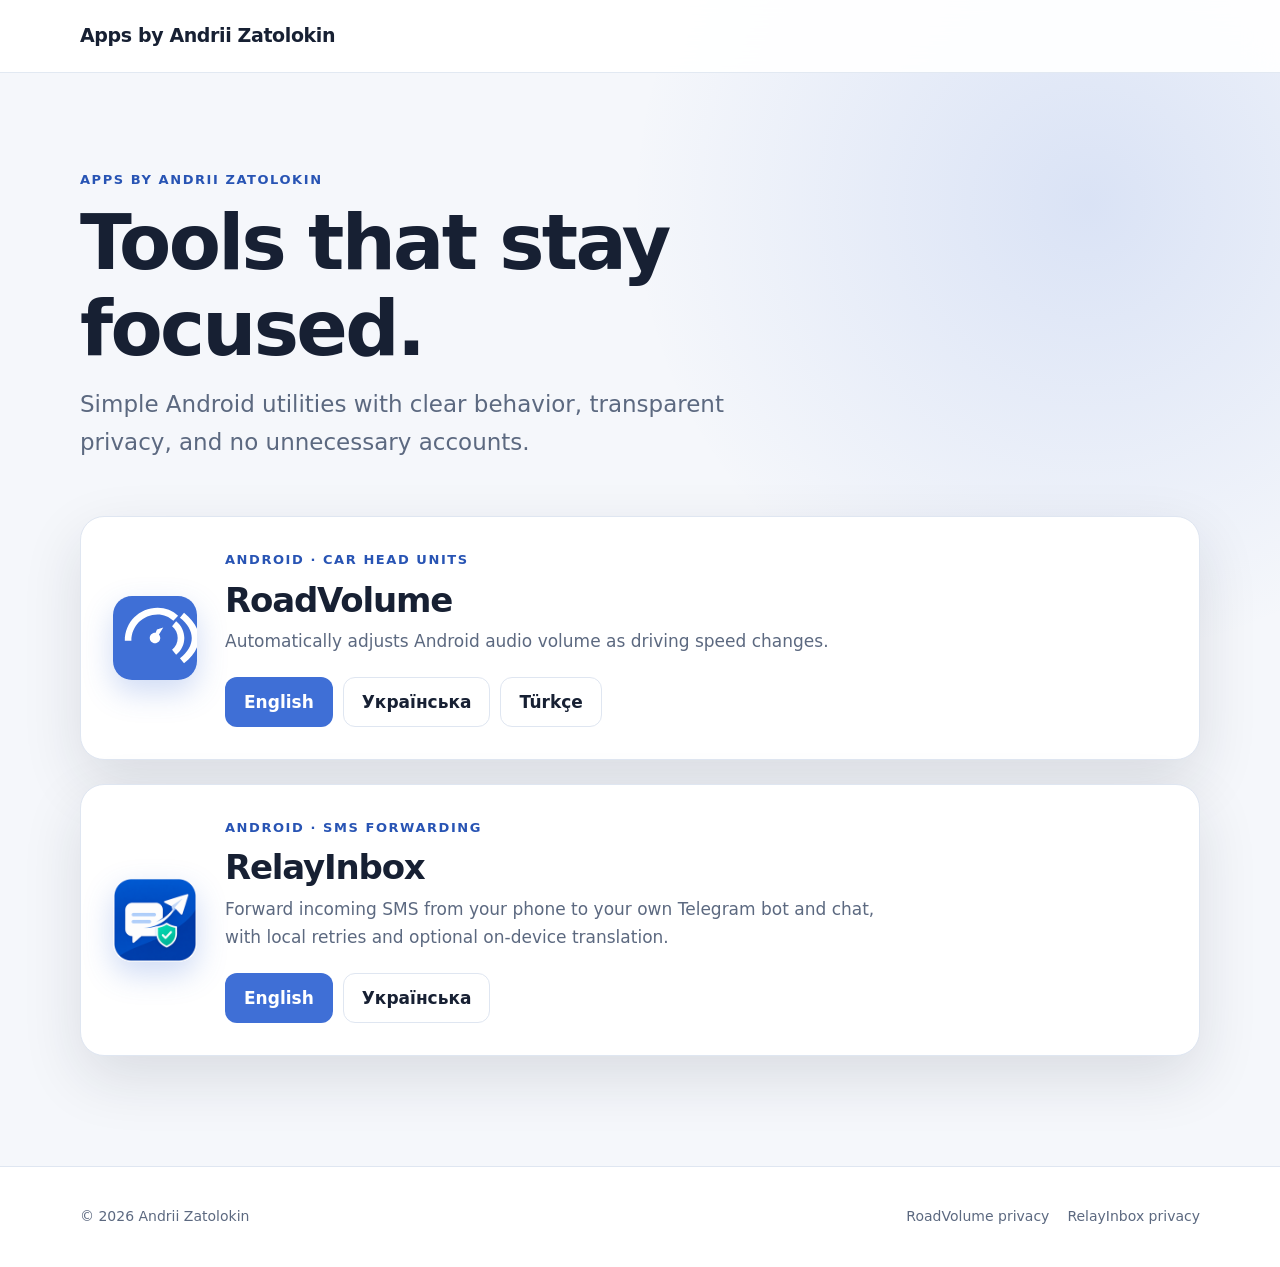
<file: index.html>
<!doctype html>
<html lang="en">
<head>
    <meta charset="utf-8">
    <meta name="viewport" content="width=device-width, initial-scale=1">
    <meta name="description" content="Official app pages and privacy policies for Android utilities by Andrii Zatolokin.">
    <meta property="og:title" content="Apps by Andrii Zatolokin">
    <meta property="og:description" content="Focused Android utilities with clear behavior and transparent privacy.">
    <meta property="og:type" content="website">
    <meta name="twitter:title" content="Apps by Andrii Zatolokin">
    <meta name="twitter:description" content="Focused Android utilities with clear behavior and transparent privacy.">
    <title>Apps by Andrii Zatolokin</title>
    <link rel="stylesheet" href="assets/site.css">
</head>
<body class="directory-page">
<header class="site-header">
    <div class="shell header-inner">
        <a class="brand" href="./" aria-label="App directory">
            <span>Apps by Andrii Zatolokin</span>
        </a>
    </div>
</header>
<main>
    <section class="directory-hero shell">
        <p class="eyebrow">Apps by Andrii Zatolokin</p>
        <h1>Tools that stay focused.</h1>
        <p class="lead">Simple Android utilities with clear behavior, transparent privacy, and no unnecessary accounts.</p>
    </section>
    <section class="shell app-directory" aria-labelledby="apps-title">
        <h2 id="apps-title" class="sr-only">Apps</h2>
        <article class="app-card">
            <div class="app-card-icon"><img src="assets/roadvolume-icon.svg" width="84" height="84" alt="RoadVolume icon"></div>
            <div class="app-card-copy">
                <p class="eyebrow">Android · Car head units</p>
                <h2>RoadVolume</h2>
                <p>Automatically adjusts Android audio volume as driving speed changes.</p>
                <div class="language-links" aria-label="Choose language">
                    <a class="button button-primary" href="roadvolume/">English</a>
                    <a class="button button-secondary" lang="uk" href="roadvolume/uk/">Українська</a>
                    <a class="button button-secondary" lang="tr" href="roadvolume/tr/">Türkçe</a>
                </div>
            </div>
        </article>
        <article class="app-card">
            <div class="app-card-icon"><img src="assets/relayinbox-icon.png" width="84" height="84" alt="RelayInbox icon"></div>
            <div class="app-card-copy">
                <p class="eyebrow">Android · SMS forwarding</p>
                <h2>RelayInbox</h2>
                <p>Forward incoming SMS from your phone to your own Telegram bot and chat, with local retries and optional on-device translation.</p>
                <div class="language-links" aria-label="RelayInbox language">
                    <a class="button button-primary" href="relayinbox/">English</a>
                    <a class="button button-secondary" lang="uk" href="relayinbox/uk/">Українська</a>
                </div>
            </div>
        </article>
    </section>
</main>
<footer class="site-footer">
    <div class="shell footer-inner"><span>© 2026 Andrii Zatolokin</span><div class="footer-links"><a href="roadvolume/privacy-policy.html">RoadVolume privacy</a><a href="relayinbox/privacy-policy.html">RelayInbox privacy</a></div></div>
</footer>
</body>
</html>
</file>
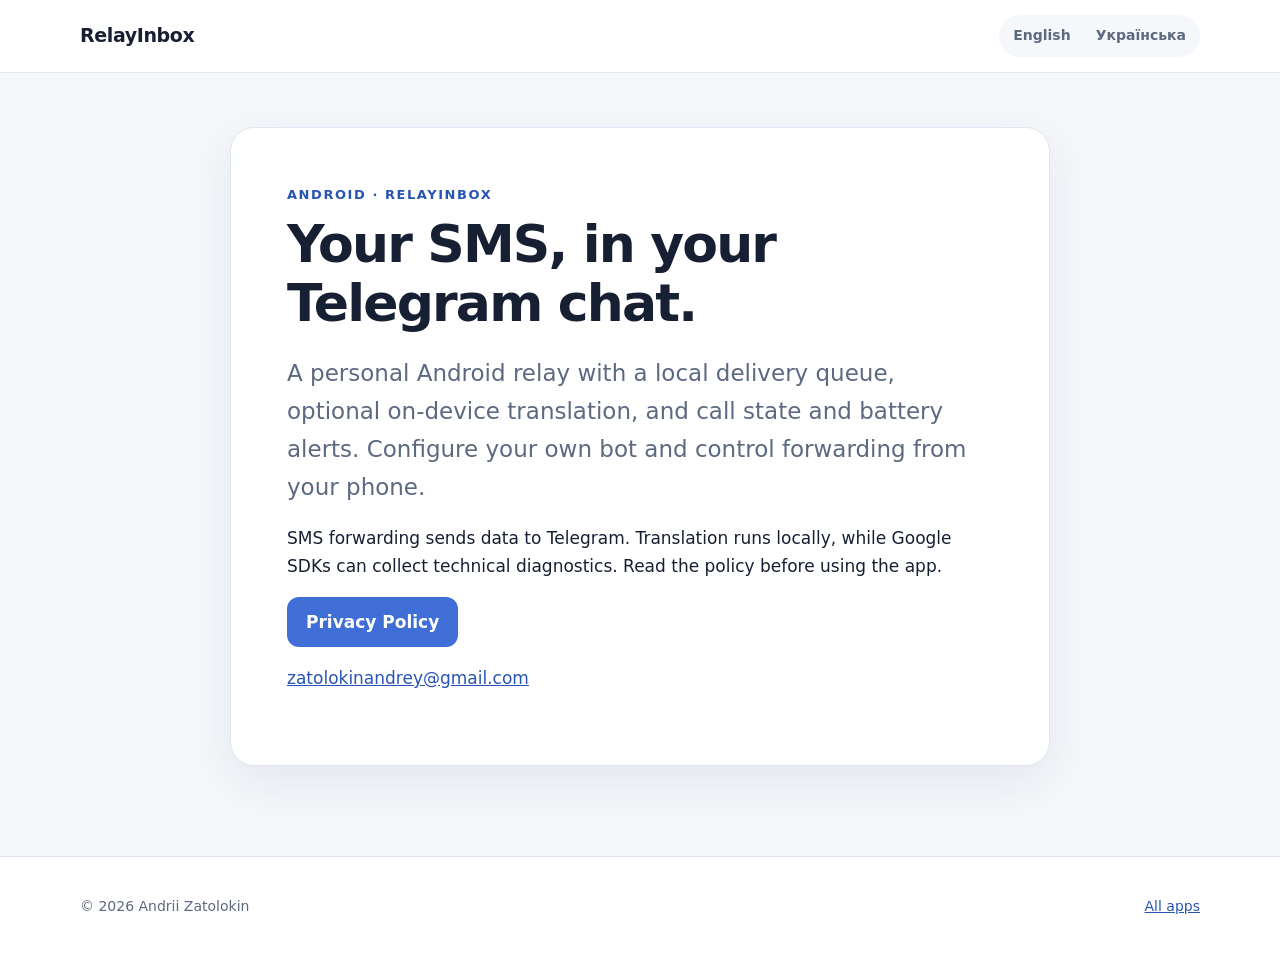
<file: relayinbox/index.html>
<!doctype html>
<html lang="en"><head>
    <meta charset="utf-8"><meta name="viewport" content="width=device-width, initial-scale=1">
    <title>RelayInbox — Your SMS, in your Telegram chat.</title><meta name="description" content="A personal Android relay with a local delivery queue, optional on-device translation, and call state and battery alerts. Configure your own bot and control forwarding from your phone.">
    <link rel="stylesheet" href="../assets/site.css">
</head><body class="policy-page relayinbox-page">
<header class="site-header"><div class="shell header-inner"><a class="brand" href="../index.html">RelayInbox</a><nav class="language-nav" aria-label="Language"><a lang="en" href="index.html">English</a> <a lang="uk" href="uk/index.html">Українська</a></nav></div></header>
<main class="policy-main"><p class="eyebrow">Android · RelayInbox</p><h1>Your SMS, in your Telegram chat.</h1><p class="lead">A personal Android relay with a local delivery queue, optional on-device translation, and call state and battery alerts. Configure your own bot and control forwarding from your phone.</p>
<p>SMS forwarding sends data to Telegram. Translation runs locally, while Google SDKs can collect technical diagnostics. Read the policy before using the app.</p>
<p><a class="button button-primary" href="privacy-policy.html">Privacy Policy</a></p><p><a href="mailto:zatolokinandrey@gmail.com">zatolokinandrey@gmail.com</a></p></main>
<footer class="site-footer"><div class="shell footer-inner"><span>© 2026 Andrii Zatolokin</span><a href="../index.html">All apps</a></div></footer>
</body></html>
</file>
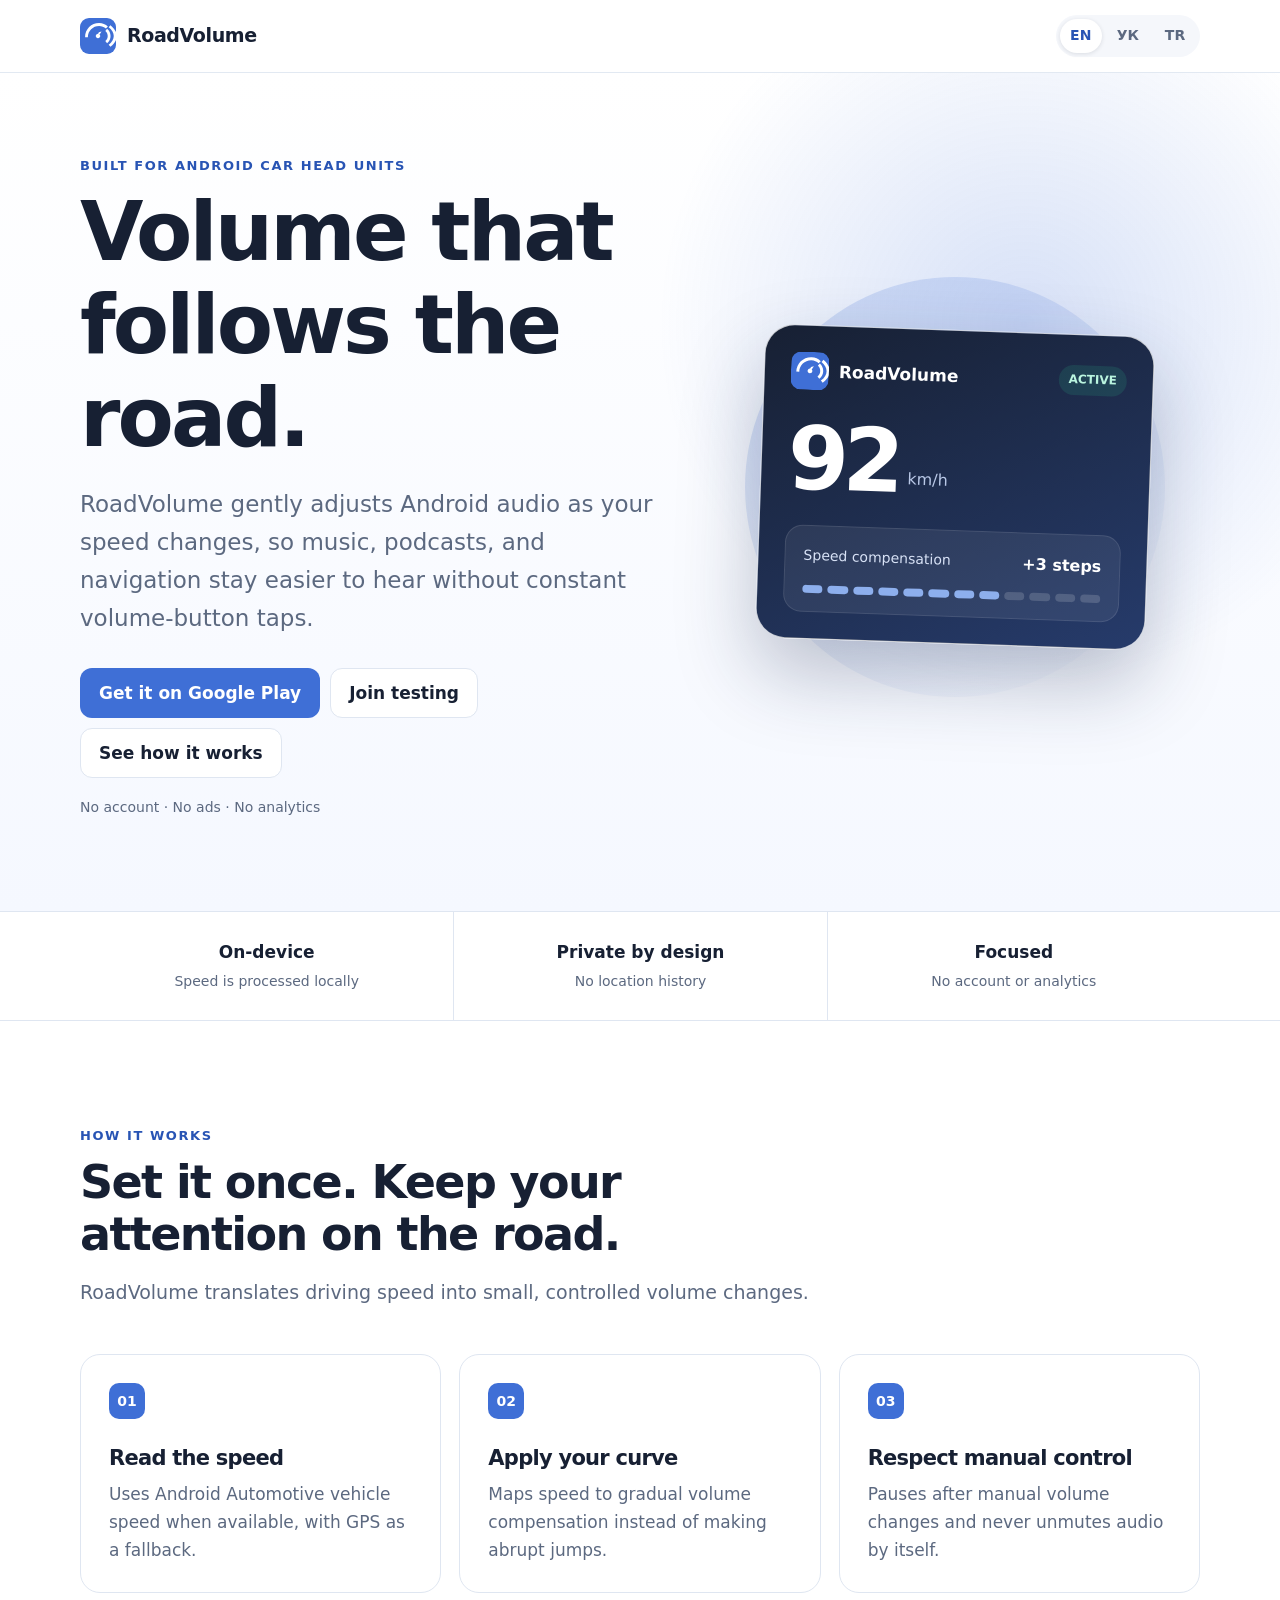
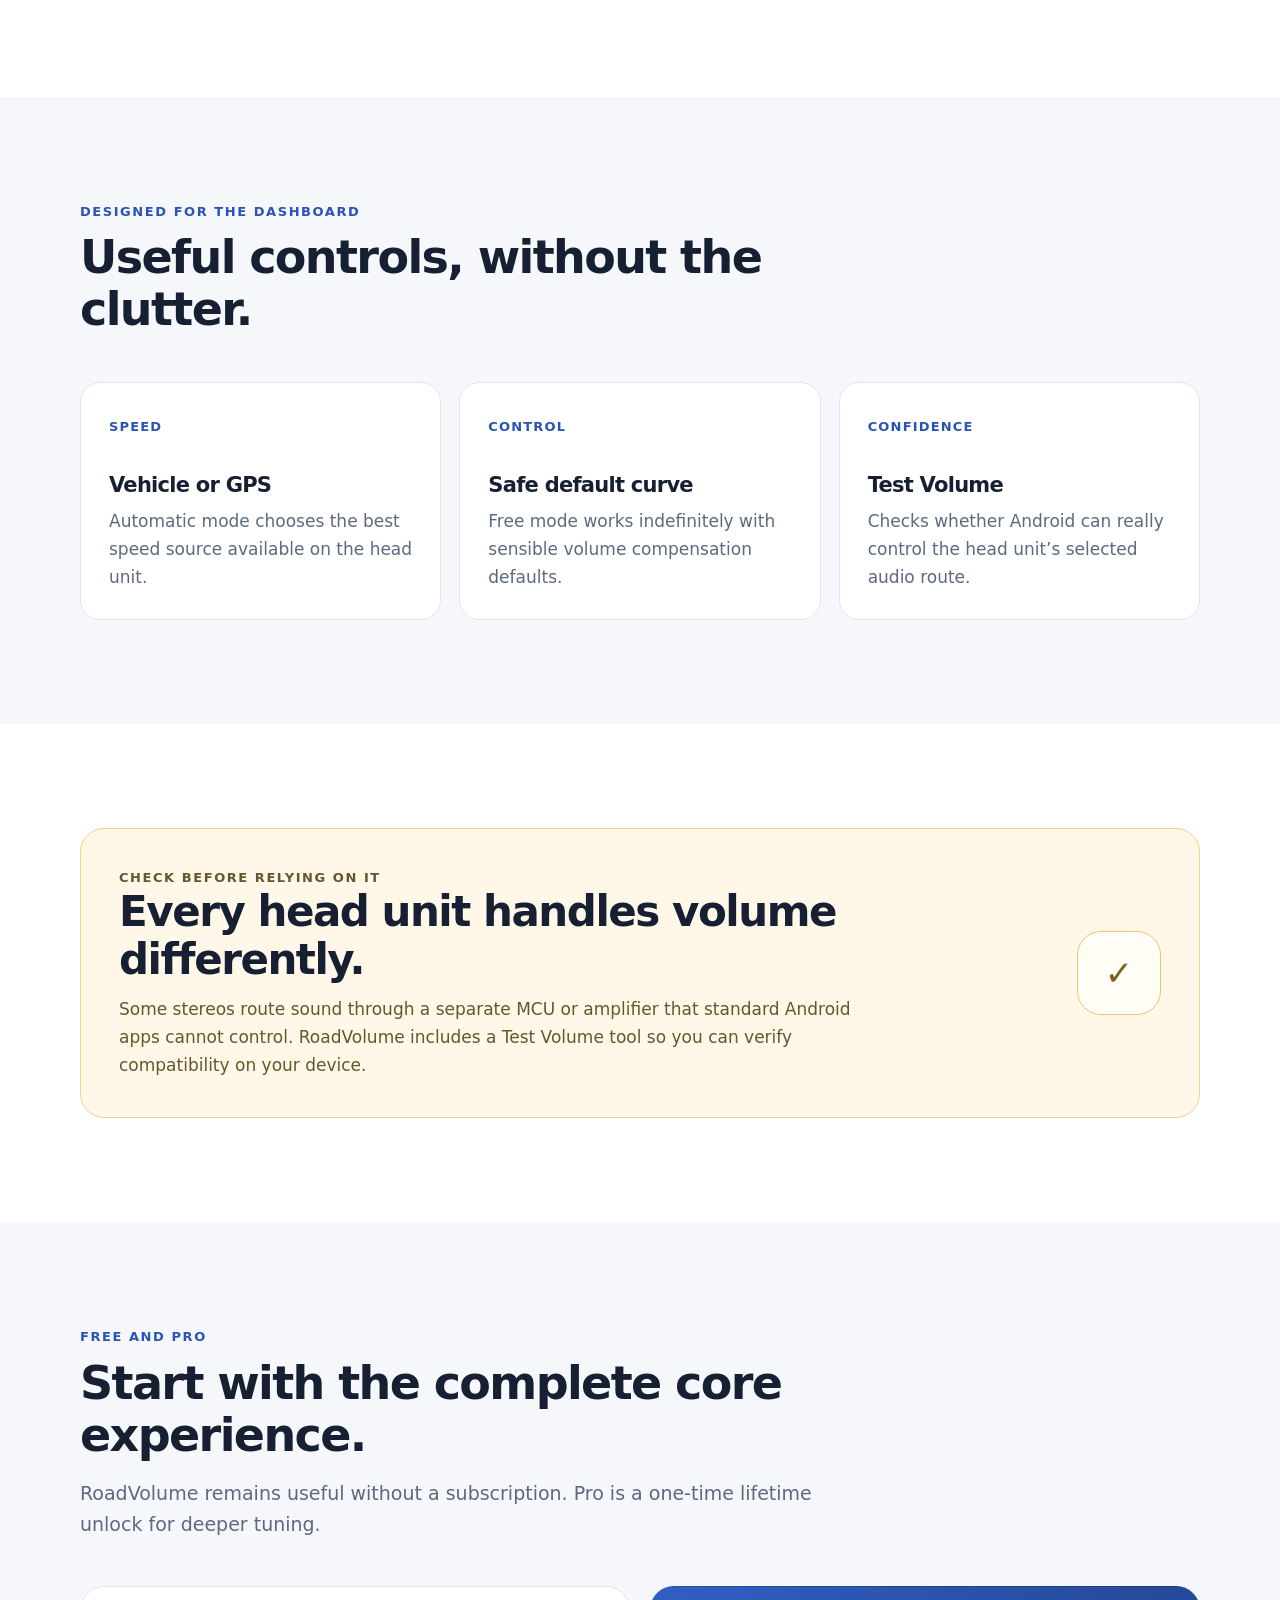
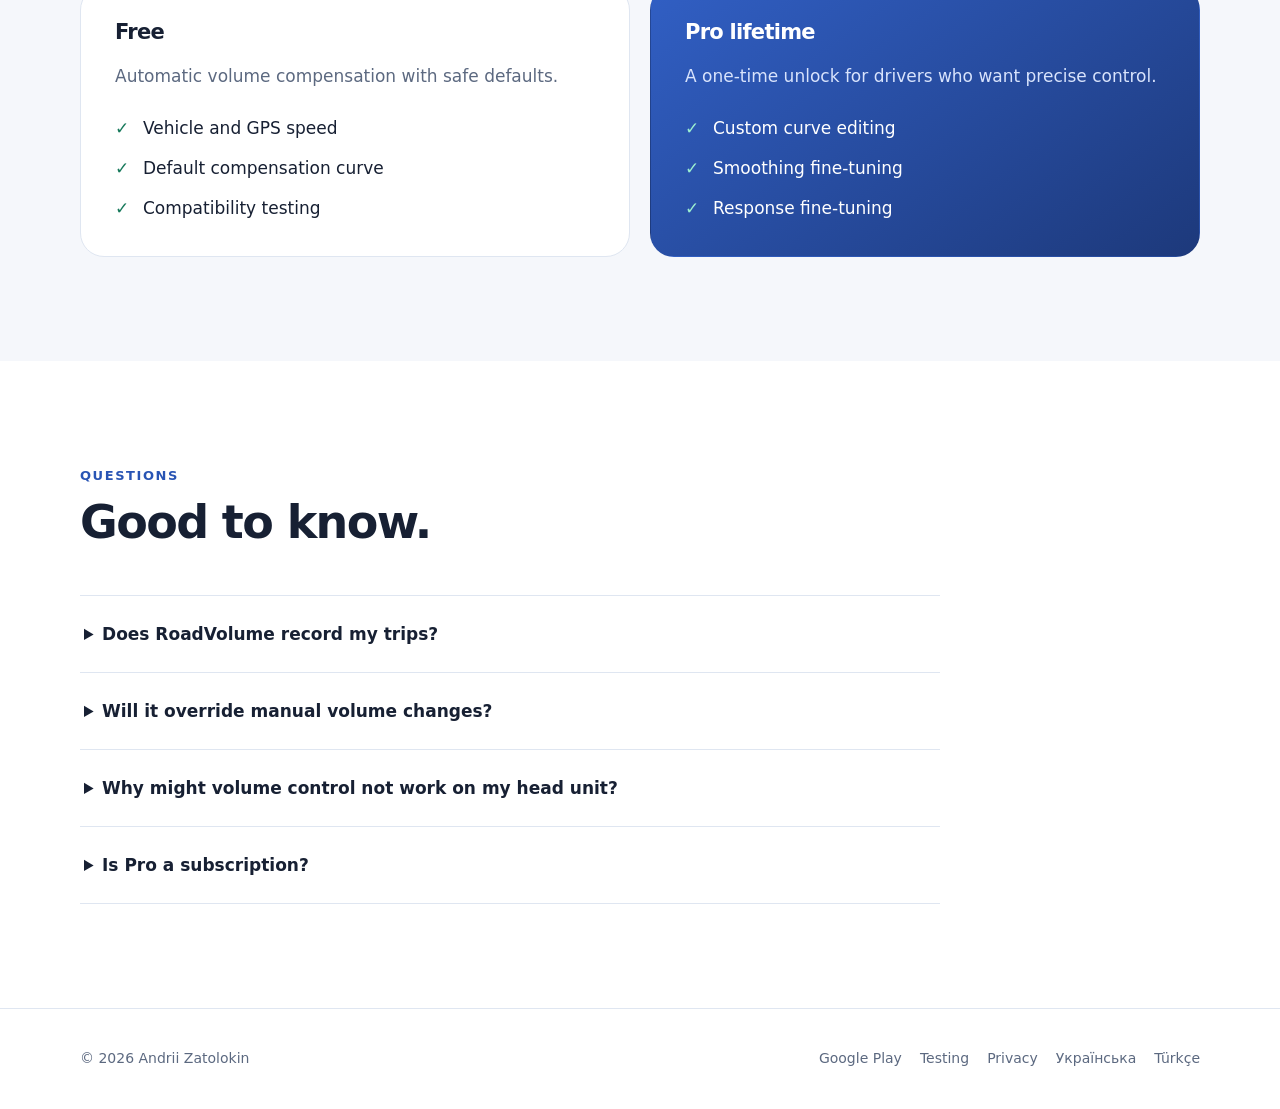
<file: roadvolume/index.html>
<!doctype html>
<html lang="en">
<head>
    <meta charset="utf-8">
    <meta name="viewport" content="width=device-width, initial-scale=1">
    <meta name="description" content="RoadVolume automatically adjusts Android audio volume based on vehicle or GPS speed.">
    <meta property="og:title" content="RoadVolume — Volume that follows the road">
    <meta property="og:description" content="Automatic speed-based volume adjustment for Android car head units.">
    <meta property="og:image" content="https://andriizatolokin.github.io/app-privacy-policies/assets/roadvolume-social.png">
    <meta property="og:type" content="website">
    <meta name="twitter:card" content="summary_large_image">
    <meta name="twitter:title" content="RoadVolume — Volume that follows the road">
    <meta name="twitter:description" content="Automatic speed-based volume adjustment for Android car head units.">
    <meta name="twitter:image" content="https://andriizatolokin.github.io/app-privacy-policies/assets/roadvolume-social.png">
    <meta name="theme-color" content="#3f6fd6">
    <link rel="canonical" href="https://andriizatolokin.github.io/app-privacy-policies/roadvolume/">
    <link rel="alternate" hreflang="en" href="https://andriizatolokin.github.io/app-privacy-policies/roadvolume/">
    <link rel="alternate" hreflang="uk" href="https://andriizatolokin.github.io/app-privacy-policies/roadvolume/uk/">
    <link rel="alternate" hreflang="tr" href="https://andriizatolokin.github.io/app-privacy-policies/roadvolume/tr/">
    <title>RoadVolume — Volume that follows the road</title>
    <link rel="icon" href="../assets/roadvolume-icon.svg" type="image/svg+xml">
    <link rel="stylesheet" href="../assets/site.css">
</head>
<body>
<header class="site-header">
    <div class="shell header-inner">
        <a class="brand" href="./" aria-label="RoadVolume home"><img src="../assets/roadvolume-icon.svg" width="36" height="36" alt=""><span>RoadVolume</span></a>
        <nav class="language-nav" aria-label="Language">
            <a href="./" hreflang="en" lang="en" aria-current="page">EN</a>
            <a href="uk/" hreflang="uk" lang="uk">УК</a>
            <a href="tr/" hreflang="tr" lang="tr">TR</a>
        </nav>
    </div>
</header>
<main>
    <section class="hero">
        <div class="shell hero-inner">
            <div class="hero-copy">
                <p class="eyebrow">Built for Android car head units</p>
                <h1>Volume that follows the road.</h1>
                <p class="lead">RoadVolume gently adjusts Android audio as your speed changes, so music, podcasts, and navigation stay easier to hear without constant volume-button taps.</p>
                <div class="hero-actions">
                    <a class="button button-primary" href="https://play.google.com/store/apps/details?id=com.roadvolume" target="_blank" rel="noopener noreferrer">Get it on Google Play</a>
                    <a class="button button-secondary" href="https://play.google.com/apps/testing/com.roadvolume" target="_blank" rel="noopener noreferrer">Join testing</a>
                    <a class="button button-secondary" href="#how-it-works">See how it works</a>
                </div>
                <p class="hero-note">No account · No ads · No analytics</p>
            </div>
            <div class="app-preview" aria-label="RoadVolume dashboard preview">
                <div class="dashboard-card">
                    <div class="dashboard-top"><div class="dashboard-brand"><img src="../assets/roadvolume-icon.svg" width="38" height="38" alt=""><span>RoadVolume</span></div><span class="status-pill">ACTIVE</span></div>
                    <div class="speed-reading"><span class="speed-number">92</span><span class="speed-unit">km/h</span></div>
                    <div class="volume-panel">
                        <div class="volume-row"><span>Speed compensation</span><strong>+3 steps</strong></div>
                        <div class="volume-bars" aria-hidden="true"><span></span><span></span><span></span><span></span><span></span><span></span><span></span><span></span><span></span><span></span><span></span><span></span></div>
                    </div>
                </div>
            </div>
        </div>
    </section>

    <section class="trust-strip" aria-label="Privacy highlights">
        <div class="shell trust-grid">
            <div class="trust-item"><strong>On-device</strong><span>Speed is processed locally</span></div>
            <div class="trust-item"><strong>Private by design</strong><span>No location history</span></div>
            <div class="trust-item"><strong>Focused</strong><span>No account or analytics</span></div>
        </div>
    </section>

    <section id="how-it-works" class="section shell">
        <div class="section-heading"><p class="eyebrow">How it works</p><h2>Set it once. Keep your attention on the road.</h2><p>RoadVolume translates driving speed into small, controlled volume changes.</p></div>
        <div class="steps-grid">
            <article class="step-card"><div class="step-number">01</div><h3>Read the speed</h3><p>Uses Android Automotive vehicle speed when available, with GPS as a fallback.</p></article>
            <article class="step-card"><div class="step-number">02</div><h3>Apply your curve</h3><p>Maps speed to gradual volume compensation instead of making abrupt jumps.</p></article>
            <article class="step-card"><div class="step-number">03</div><h3>Respect manual control</h3><p>Pauses after manual volume changes and never unmutes audio by itself.</p></article>
        </div>
    </section>

    <section class="section section-alt">
        <div class="shell">
            <div class="section-heading"><p class="eyebrow">Designed for the dashboard</p><h2>Useful controls, without the clutter.</h2></div>
            <div class="feature-grid">
                <article class="feature-card"><span class="feature-label">Speed</span><h3>Vehicle or GPS</h3><p>Automatic mode chooses the best speed source available on the head unit.</p></article>
                <article class="feature-card"><span class="feature-label">Control</span><h3>Safe default curve</h3><p>Free mode works indefinitely with sensible volume compensation defaults.</p></article>
                <article class="feature-card"><span class="feature-label">Confidence</span><h3>Test Volume</h3><p>Checks whether Android can really control the head unit’s selected audio route.</p></article>
            </div>
        </div>
    </section>

    <section class="section shell">
        <div class="compatibility-box">
            <div><p class="eyebrow">Check before relying on it</p><h2>Every head unit handles volume differently.</h2><p>Some stereos route sound through a separate MCU or amplifier that standard Android apps cannot control. RoadVolume includes a Test Volume tool so you can verify compatibility on your device.</p></div>
            <div class="compatibility-mark" aria-hidden="true">✓</div>
        </div>
    </section>

    <section class="section section-alt">
        <div class="shell">
            <div class="section-heading"><p class="eyebrow">Free and Pro</p><h2>Start with the complete core experience.</h2><p>RoadVolume remains useful without a subscription. Pro is a one-time lifetime unlock for deeper tuning.</p></div>
            <div class="plan-grid">
                <article class="plan-card"><h3>Free</h3><p>Automatic volume compensation with safe defaults.</p><ul><li>Vehicle and GPS speed</li><li>Default compensation curve</li><li>Compatibility testing</li></ul></article>
                <article class="plan-card plan-card-featured"><h3>Pro lifetime</h3><p>A one-time unlock for drivers who want precise control.</p><ul><li>Custom curve editing</li><li>Smoothing fine-tuning</li><li>Response fine-tuning</li></ul></article>
            </div>
        </div>
    </section>

    <section class="section shell">
        <div class="section-heading"><p class="eyebrow">Questions</p><h2>Good to know.</h2></div>
        <div class="faq-list">
            <details><summary>Does RoadVolume record my trips?</summary><p>No. GPS is used to calculate current speed while the service is active. RoadVolume does not store location history.</p></details>
            <details><summary>Will it override manual volume changes?</summary><p>No. RoadVolume detects manual changes, pauses compensation, and does not unmute audio on its own.</p></details>
            <details><summary>Why might volume control not work on my head unit?</summary><p>Some devices use a separate MCU or amplifier instead of Android’s standard media stream. Use Test Volume in the app to check.</p></details>
            <details><summary>Is Pro a subscription?</summary><p>No. Pro is planned as a single lifetime purchase handled by Google Play.</p></details>
        </div>
    </section>
</main>
<footer class="site-footer">
    <div class="shell footer-inner"><span>© 2026 Andrii Zatolokin</span><div class="footer-links"><a href="https://play.google.com/store/apps/details?id=com.roadvolume">Google Play</a><a href="https://play.google.com/apps/testing/com.roadvolume">Testing</a><a href="privacy-policy.html">Privacy</a><a lang="uk" href="uk/">Українська</a><a lang="tr" href="tr/">Türkçe</a></div></div>
</footer>
</body>
</html>
</file>
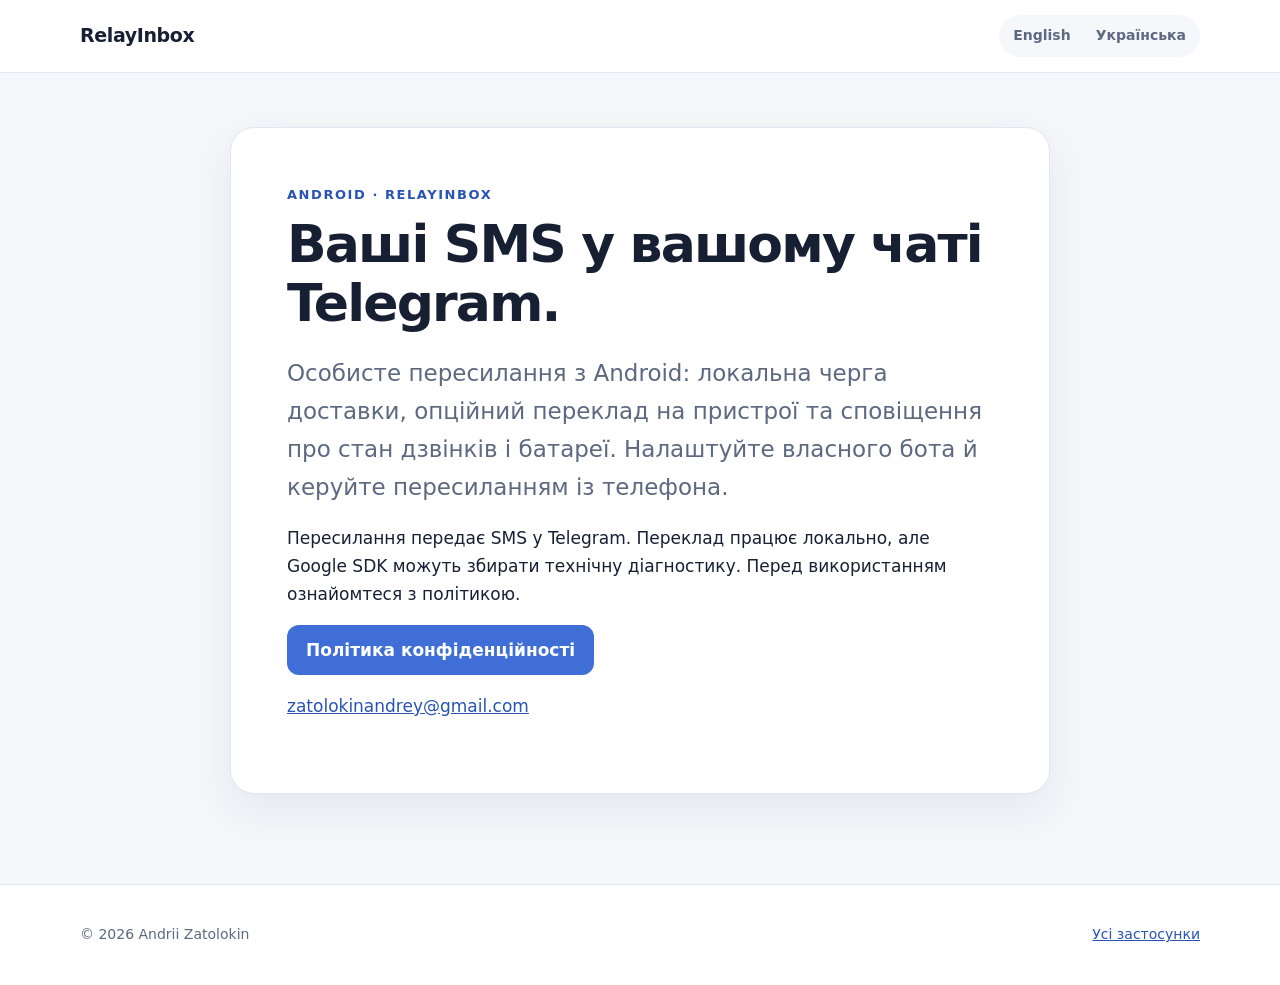
<file: relayinbox/uk/index.html>
<!doctype html>
<html lang="uk"><head>
    <meta charset="utf-8"><meta name="viewport" content="width=device-width, initial-scale=1">
    <title>RelayInbox — Ваші SMS у вашому чаті Telegram.</title><meta name="description" content="Особисте пересилання з Android: локальна черга доставки, опційний переклад на пристрої та сповіщення про стан дзвінків і батареї. Налаштуйте власного бота й керуйте пересиланням із телефона.">
    <link rel="stylesheet" href="../../assets/site.css">
</head><body class="policy-page relayinbox-page">
<header class="site-header"><div class="shell header-inner"><a class="brand" href="../../index.html">RelayInbox</a><nav class="language-nav" aria-label="Мова"><a lang="en" href="../index.html">English</a> <a lang="uk" href="index.html">Українська</a></nav></div></header>
<main class="policy-main"><p class="eyebrow">Android · RelayInbox</p><h1>Ваші SMS у вашому чаті Telegram.</h1><p class="lead">Особисте пересилання з Android: локальна черга доставки, опційний переклад на пристрої та сповіщення про стан дзвінків і батареї. Налаштуйте власного бота й керуйте пересиланням із телефона.</p>
<p>Пересилання передає SMS у Telegram. Переклад працює локально, але Google SDK можуть збирати технічну діагностику. Перед використанням ознайомтеся з політикою.</p>
<p><a class="button button-primary" href="privacy-policy.html">Політика конфіденційності</a></p><p><a href="mailto:zatolokinandrey@gmail.com">zatolokinandrey@gmail.com</a></p></main>
<footer class="site-footer"><div class="shell footer-inner"><span>© 2026 Andrii Zatolokin</span><a href="../../index.html">Усі застосунки</a></div></footer>
</body></html>
</file>
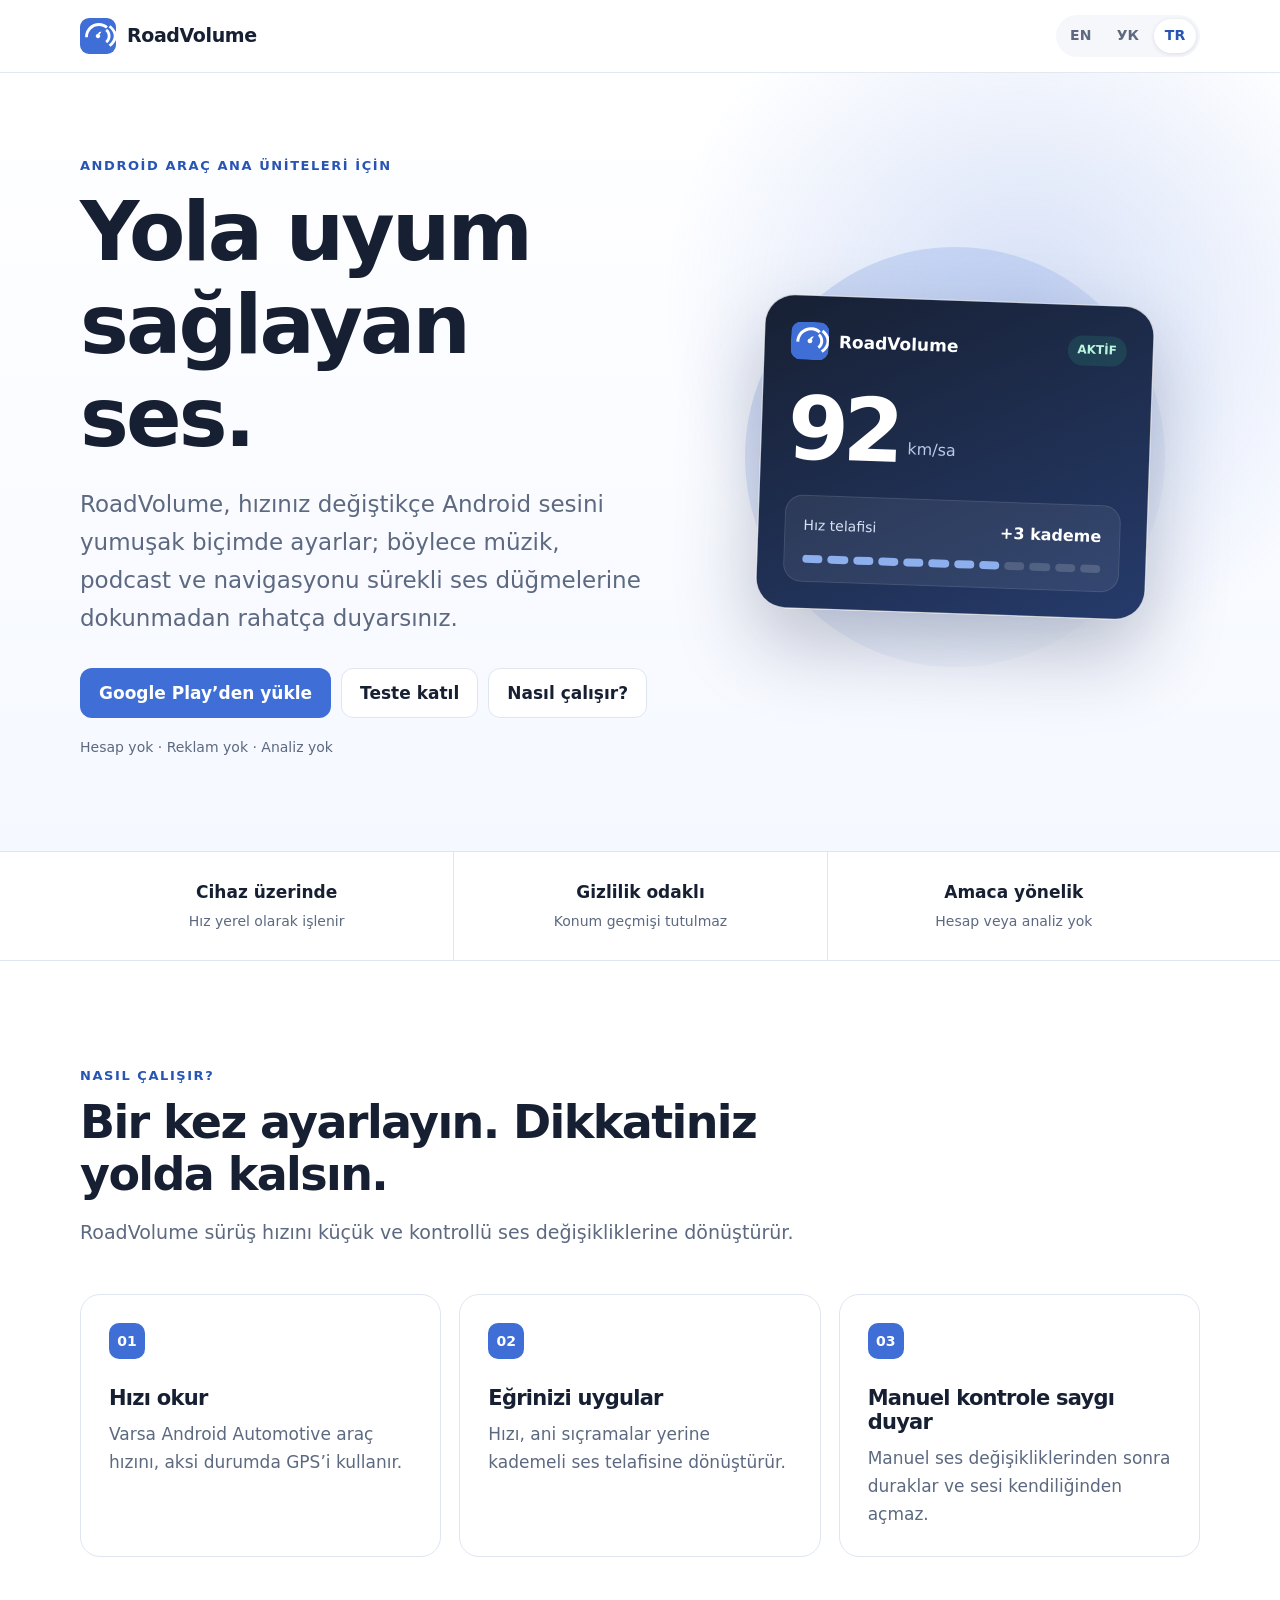
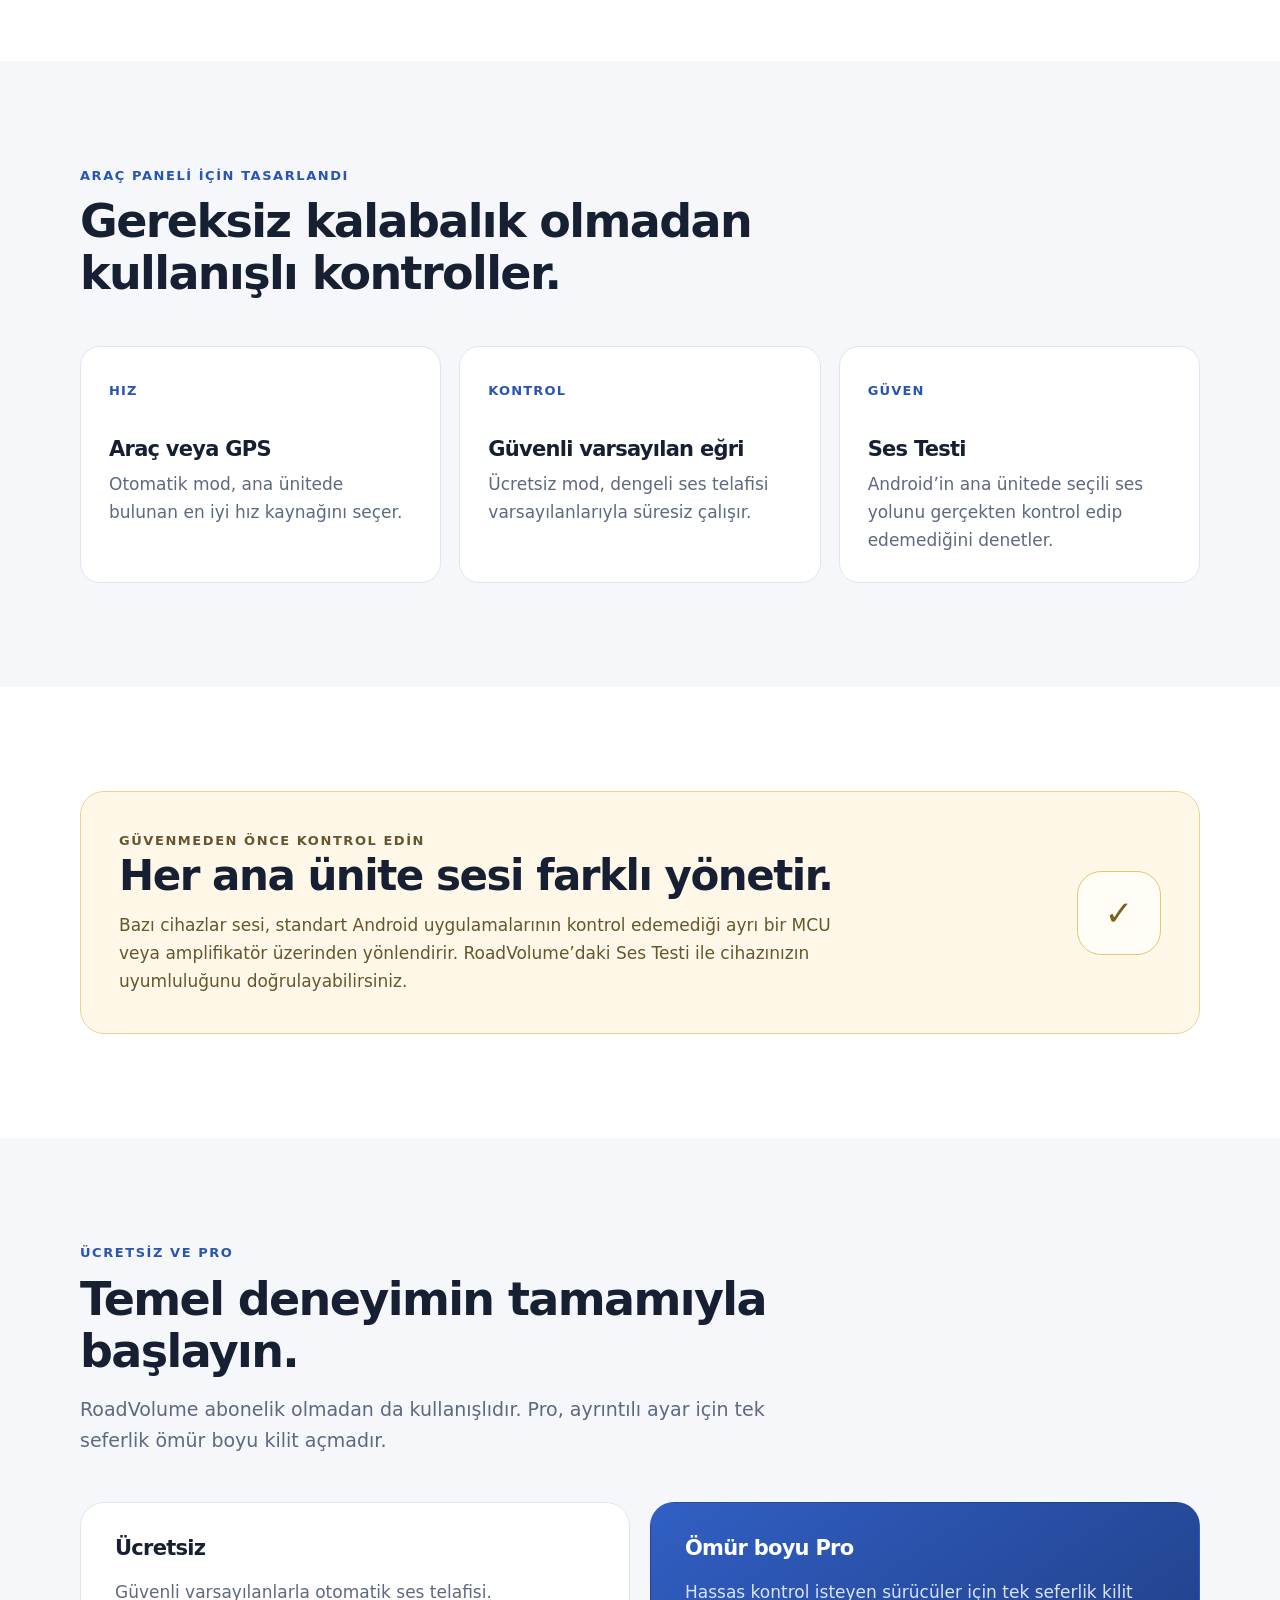
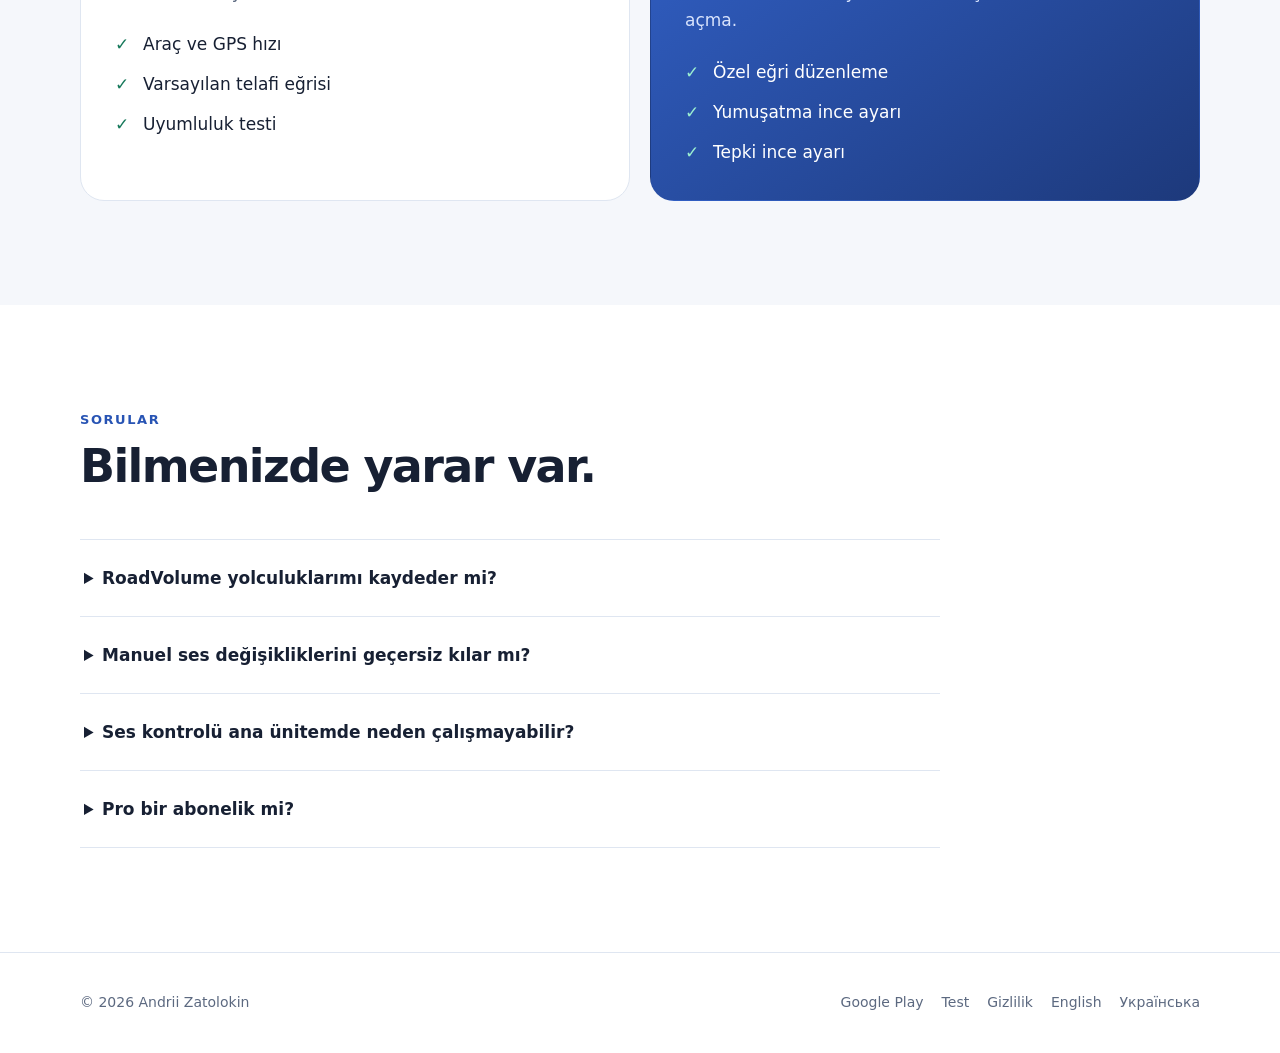
<file: roadvolume/tr/index.html>
<!doctype html>
<html lang="tr">
<head>
    <meta charset="utf-8">
    <meta name="viewport" content="width=device-width, initial-scale=1">
    <meta name="description" content="RoadVolume, Android ses düzeyini araç veya GPS hızına göre otomatik olarak ayarlar.">
    <meta property="og:title" content="RoadVolume — Yola uyum sağlayan ses">
    <meta property="og:description" content="Android araç ana üniteleri için hıza göre otomatik ses ayarı.">
    <meta property="og:image" content="https://andriizatolokin.github.io/app-privacy-policies/assets/roadvolume-social.png">
    <meta property="og:type" content="website">
    <meta name="twitter:card" content="summary_large_image">
    <meta name="twitter:title" content="RoadVolume — Yola uyum sağlayan ses">
    <meta name="twitter:description" content="Android araç ana üniteleri için hıza göre otomatik ses ayarı.">
    <meta name="twitter:image" content="https://andriizatolokin.github.io/app-privacy-policies/assets/roadvolume-social.png">
    <meta name="theme-color" content="#3f6fd6">
    <link rel="canonical" href="https://andriizatolokin.github.io/app-privacy-policies/roadvolume/tr/">
    <link rel="alternate" hreflang="en" href="https://andriizatolokin.github.io/app-privacy-policies/roadvolume/">
    <link rel="alternate" hreflang="uk" href="https://andriizatolokin.github.io/app-privacy-policies/roadvolume/uk/">
    <link rel="alternate" hreflang="tr" href="https://andriizatolokin.github.io/app-privacy-policies/roadvolume/tr/">
    <title>RoadVolume — Yola uyum sağlayan ses</title>
    <link rel="icon" href="../../assets/roadvolume-icon.svg" type="image/svg+xml">
    <link rel="stylesheet" href="../../assets/site.css">
</head>
<body>
<header class="site-header">
    <div class="shell header-inner">
        <a class="brand" href="./" aria-label="RoadVolume ana sayfa"><img src="../../assets/roadvolume-icon.svg" width="36" height="36" alt=""><span>RoadVolume</span></a>
        <nav class="language-nav" aria-label="Dil">
            <a href="../" hreflang="en" lang="en">EN</a>
            <a href="../uk/" hreflang="uk" lang="uk">УК</a>
            <a href="./" hreflang="tr" lang="tr" aria-current="page">TR</a>
        </nav>
    </div>
</header>
<main>
    <section class="hero">
        <div class="shell hero-inner">
            <div class="hero-copy">
                <p class="eyebrow">Android araç ana üniteleri için</p>
                <h1>Yola uyum sağlayan ses.</h1>
                <p class="lead">RoadVolume, hızınız değiştikçe Android sesini yumuşak biçimde ayarlar; böylece müzik, podcast ve navigasyonu sürekli ses düğmelerine dokunmadan rahatça duyarsınız.</p>
                <div class="hero-actions">
                    <a class="button button-primary" href="https://play.google.com/store/apps/details?id=com.roadvolume" target="_blank" rel="noopener noreferrer">Google Play’den yükle</a>
                    <a class="button button-secondary" href="https://play.google.com/apps/testing/com.roadvolume" target="_blank" rel="noopener noreferrer">Teste katıl</a>
                    <a class="button button-secondary" href="#how-it-works">Nasıl çalışır?</a>
                </div>
                <p class="hero-note">Hesap yok · Reklam yok · Analiz yok</p>
            </div>
            <div class="app-preview" aria-label="RoadVolume kontrol paneli önizlemesi">
                <div class="dashboard-card">
                    <div class="dashboard-top"><div class="dashboard-brand"><img src="../../assets/roadvolume-icon.svg" width="38" height="38" alt=""><span>RoadVolume</span></div><span class="status-pill">AKTİF</span></div>
                    <div class="speed-reading"><span class="speed-number">92</span><span class="speed-unit">km/sa</span></div>
                    <div class="volume-panel">
                        <div class="volume-row"><span>Hız telafisi</span><strong>+3 kademe</strong></div>
                        <div class="volume-bars" aria-hidden="true"><span></span><span></span><span></span><span></span><span></span><span></span><span></span><span></span><span></span><span></span><span></span><span></span></div>
                    </div>
                </div>
            </div>
        </div>
    </section>

    <section class="trust-strip" aria-label="Gizlilik özeti">
        <div class="shell trust-grid">
            <div class="trust-item"><strong>Cihaz üzerinde</strong><span>Hız yerel olarak işlenir</span></div>
            <div class="trust-item"><strong>Gizlilik odaklı</strong><span>Konum geçmişi tutulmaz</span></div>
            <div class="trust-item"><strong>Amaca yönelik</strong><span>Hesap veya analiz yok</span></div>
        </div>
    </section>

    <section id="how-it-works" class="section shell">
        <div class="section-heading"><p class="eyebrow">Nasıl çalışır?</p><h2>Bir kez ayarlayın. Dikkatiniz yolda kalsın.</h2><p>RoadVolume sürüş hızını küçük ve kontrollü ses değişikliklerine dönüştürür.</p></div>
        <div class="steps-grid">
            <article class="step-card"><div class="step-number">01</div><h3>Hızı okur</h3><p>Varsa Android Automotive araç hızını, aksi durumda GPS’i kullanır.</p></article>
            <article class="step-card"><div class="step-number">02</div><h3>Eğrinizi uygular</h3><p>Hızı, ani sıçramalar yerine kademeli ses telafisine dönüştürür.</p></article>
            <article class="step-card"><div class="step-number">03</div><h3>Manuel kontrole saygı duyar</h3><p>Manuel ses değişikliklerinden sonra duraklar ve sesi kendiliğinden açmaz.</p></article>
        </div>
    </section>

    <section class="section section-alt">
        <div class="shell">
            <div class="section-heading"><p class="eyebrow">Araç paneli için tasarlandı</p><h2>Gereksiz kalabalık olmadan kullanışlı kontroller.</h2></div>
            <div class="feature-grid">
                <article class="feature-card"><span class="feature-label">Hız</span><h3>Araç veya GPS</h3><p>Otomatik mod, ana ünitede bulunan en iyi hız kaynağını seçer.</p></article>
                <article class="feature-card"><span class="feature-label">Kontrol</span><h3>Güvenli varsayılan eğri</h3><p>Ücretsiz mod, dengeli ses telafisi varsayılanlarıyla süresiz çalışır.</p></article>
                <article class="feature-card"><span class="feature-label">Güven</span><h3>Ses Testi</h3><p>Android’in ana ünitede seçili ses yolunu gerçekten kontrol edip edemediğini denetler.</p></article>
            </div>
        </div>
    </section>

    <section class="section shell">
        <div class="compatibility-box">
            <div><p class="eyebrow">Güvenmeden önce kontrol edin</p><h2>Her ana ünite sesi farklı yönetir.</h2><p>Bazı cihazlar sesi, standart Android uygulamalarının kontrol edemediği ayrı bir MCU veya amplifikatör üzerinden yönlendirir. RoadVolume’daki Ses Testi ile cihazınızın uyumluluğunu doğrulayabilirsiniz.</p></div>
            <div class="compatibility-mark" aria-hidden="true">✓</div>
        </div>
    </section>

    <section class="section section-alt">
        <div class="shell">
            <div class="section-heading"><p class="eyebrow">Ücretsiz ve Pro</p><h2>Temel deneyimin tamamıyla başlayın.</h2><p>RoadVolume abonelik olmadan da kullanışlıdır. Pro, ayrıntılı ayar için tek seferlik ömür boyu kilit açmadır.</p></div>
            <div class="plan-grid">
                <article class="plan-card"><h3>Ücretsiz</h3><p>Güvenli varsayılanlarla otomatik ses telafisi.</p><ul><li>Araç ve GPS hızı</li><li>Varsayılan telafi eğrisi</li><li>Uyumluluk testi</li></ul></article>
                <article class="plan-card plan-card-featured"><h3>Ömür boyu Pro</h3><p>Hassas kontrol isteyen sürücüler için tek seferlik kilit açma.</p><ul><li>Özel eğri düzenleme</li><li>Yumuşatma ince ayarı</li><li>Tepki ince ayarı</li></ul></article>
            </div>
        </div>
    </section>

    <section class="section shell">
        <div class="section-heading"><p class="eyebrow">Sorular</p><h2>Bilmenizde yarar var.</h2></div>
        <div class="faq-list">
            <details><summary>RoadVolume yolculuklarımı kaydeder mi?</summary><p>Hayır. GPS yalnızca servis etkinken güncel hızı hesaplamak için kullanılır. RoadVolume konum geçmişi saklamaz.</p></details>
            <details><summary>Manuel ses değişikliklerini geçersiz kılar mı?</summary><p>Hayır. RoadVolume manuel değişiklikleri algılar, telafiyi duraklatır ve sesi kendi kendine açmaz.</p></details>
            <details><summary>Ses kontrolü ana ünitemde neden çalışmayabilir?</summary><p>Bazı cihazlar Android’in standart medya akışı yerine ayrı bir MCU veya amplifikatör kullanır. Kontrol etmek için uygulamadaki Ses Testini kullanın.</p></details>
            <details><summary>Pro bir abonelik mi?</summary><p>Hayır. Pro, Google Play tarafından işlenen tek seferlik ömür boyu satın alma olarak planlanmıştır.</p></details>
        </div>
    </section>
</main>
<footer class="site-footer">
    <div class="shell footer-inner"><span>© 2026 Andrii Zatolokin</span><div class="footer-links"><a href="https://play.google.com/store/apps/details?id=com.roadvolume">Google Play</a><a href="https://play.google.com/apps/testing/com.roadvolume">Test</a><a href="privacy-policy.html">Gizlilik</a><a lang="en" href="../">English</a><a lang="uk" href="../uk/">Українська</a></div></div>
</footer>
</body>
</html>
</file>
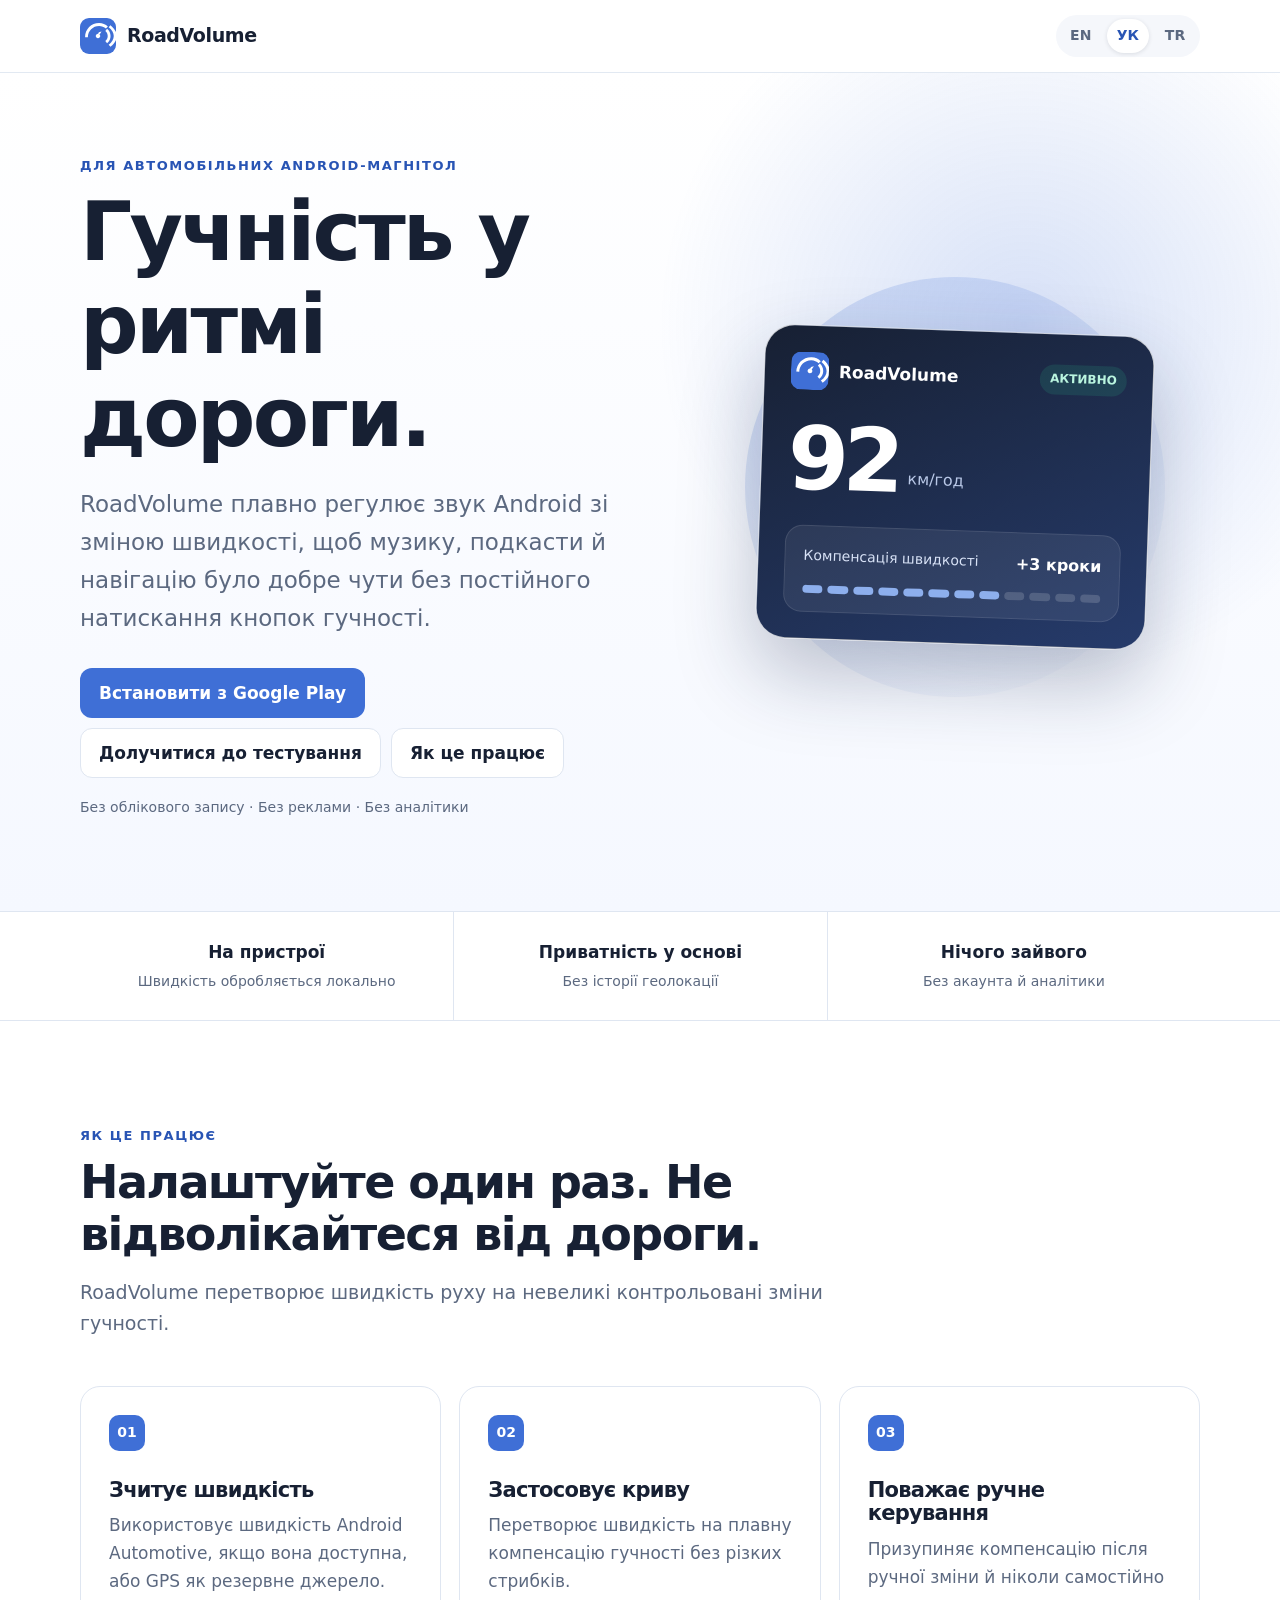
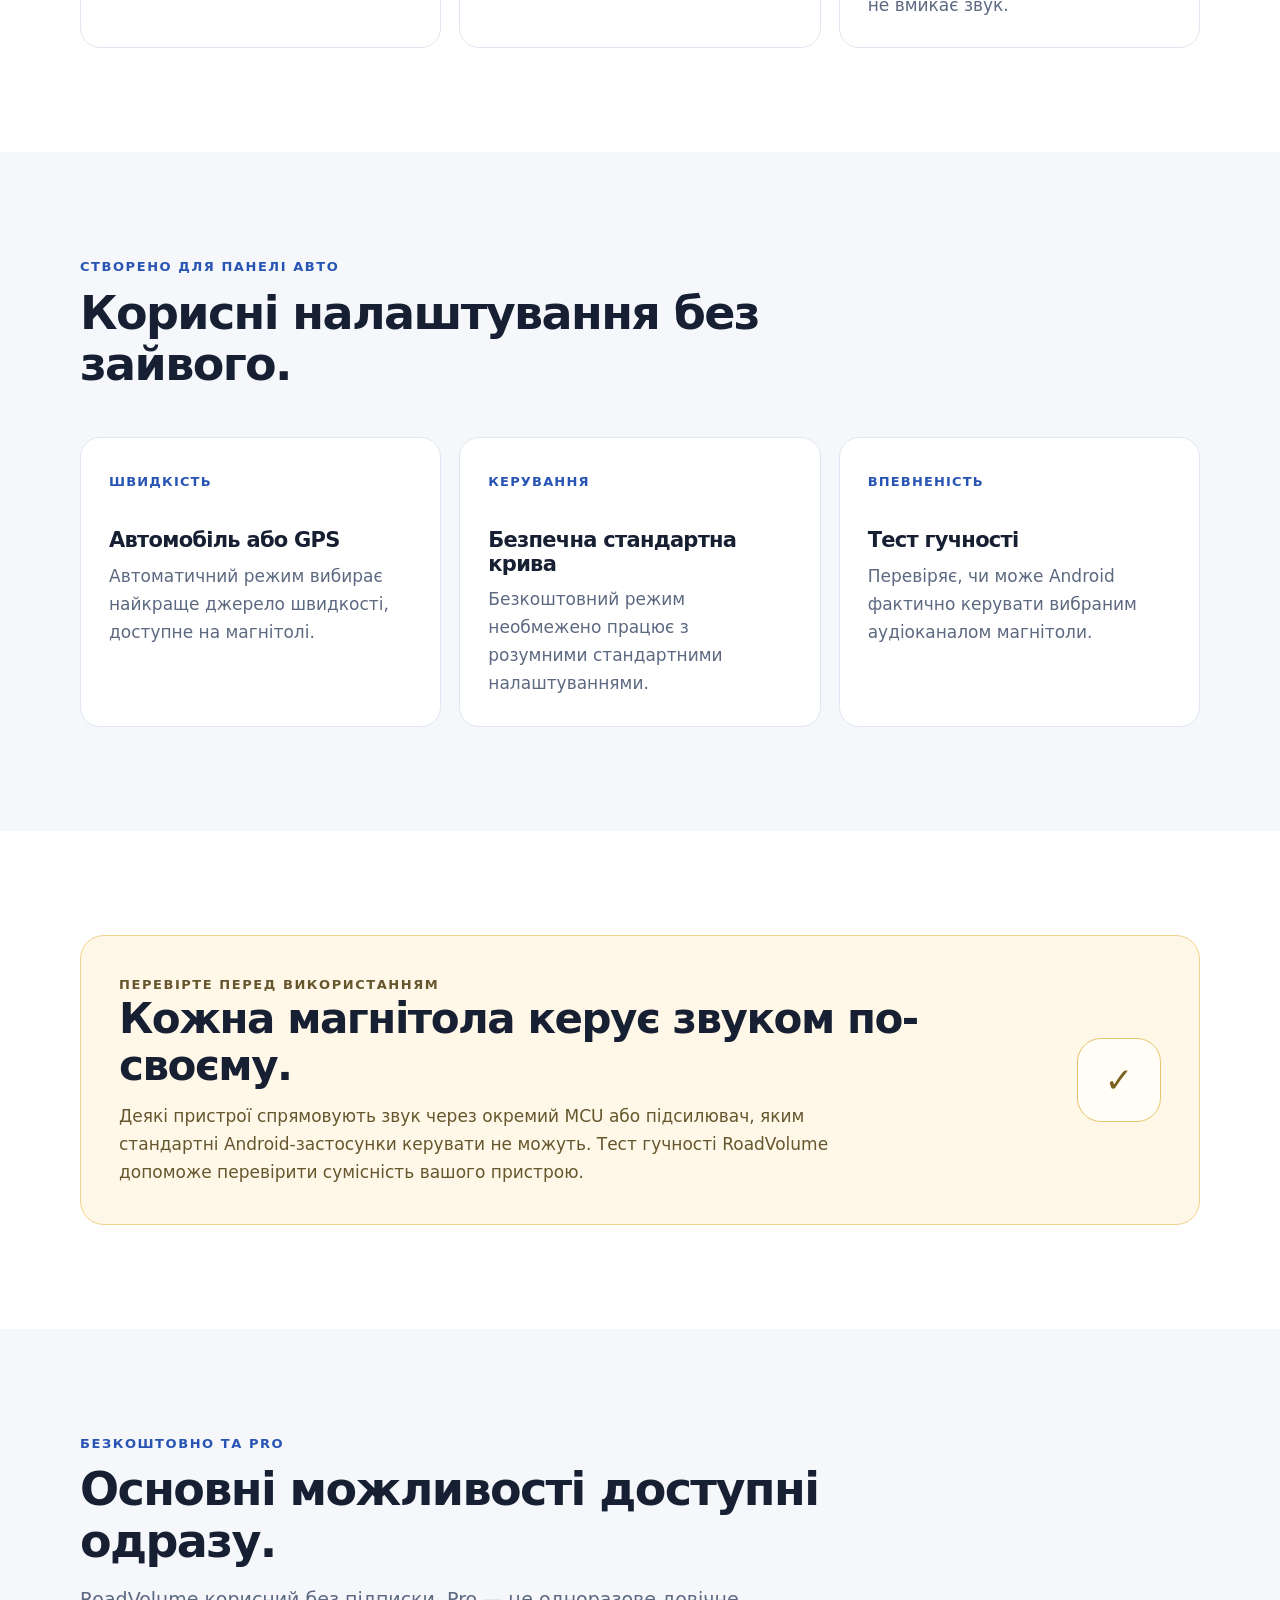
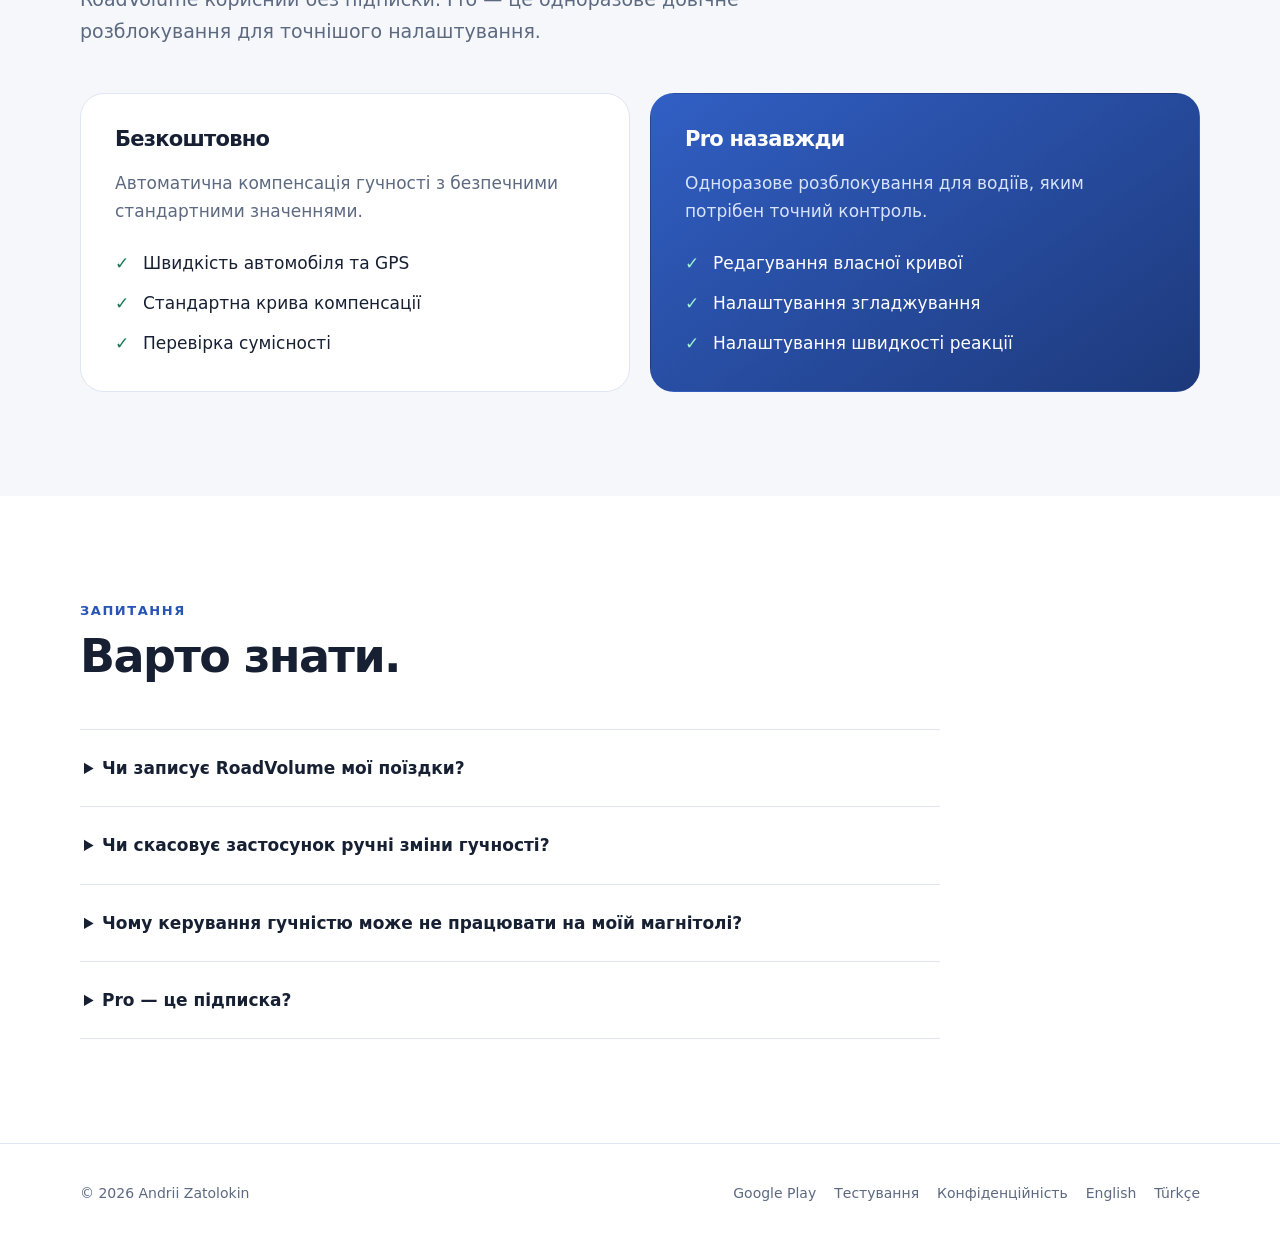
<file: roadvolume/uk/index.html>
<!doctype html>
<html lang="uk">
<head>
    <meta charset="utf-8">
    <meta name="viewport" content="width=device-width, initial-scale=1">
    <meta name="description" content="RoadVolume автоматично регулює гучність Android залежно від швидкості автомобіля або GPS.">
    <meta property="og:title" content="RoadVolume — Гучність у ритмі дороги">
    <meta property="og:description" content="Автоматичне регулювання гучності за швидкістю для автомобільних Android-магнітол.">
    <meta property="og:image" content="https://andriizatolokin.github.io/app-privacy-policies/assets/roadvolume-social.png">
    <meta property="og:type" content="website">
    <meta name="twitter:card" content="summary_large_image">
    <meta name="twitter:title" content="RoadVolume — Гучність у ритмі дороги">
    <meta name="twitter:description" content="Автоматичне регулювання гучності за швидкістю для автомобільних Android-магнітол.">
    <meta name="twitter:image" content="https://andriizatolokin.github.io/app-privacy-policies/assets/roadvolume-social.png">
    <meta name="theme-color" content="#3f6fd6">
    <link rel="canonical" href="https://andriizatolokin.github.io/app-privacy-policies/roadvolume/uk/">
    <link rel="alternate" hreflang="en" href="https://andriizatolokin.github.io/app-privacy-policies/roadvolume/">
    <link rel="alternate" hreflang="uk" href="https://andriizatolokin.github.io/app-privacy-policies/roadvolume/uk/">
    <link rel="alternate" hreflang="tr" href="https://andriizatolokin.github.io/app-privacy-policies/roadvolume/tr/">
    <title>RoadVolume — Гучність у ритмі дороги</title>
    <link rel="icon" href="../../assets/roadvolume-icon.svg" type="image/svg+xml">
    <link rel="stylesheet" href="../../assets/site.css">
</head>
<body>
<header class="site-header">
    <div class="shell header-inner">
        <a class="brand" href="./" aria-label="Головна RoadVolume"><img src="../../assets/roadvolume-icon.svg" width="36" height="36" alt=""><span>RoadVolume</span></a>
        <nav class="language-nav" aria-label="Мова">
            <a href="../" hreflang="en" lang="en">EN</a>
            <a href="./" hreflang="uk" lang="uk" aria-current="page">УК</a>
            <a href="../tr/" hreflang="tr" lang="tr">TR</a>
        </nav>
    </div>
</header>
<main>
    <section class="hero">
        <div class="shell hero-inner">
            <div class="hero-copy">
                <p class="eyebrow">Для автомобільних Android-магнітол</p>
                <h1>Гучність у ритмі дороги.</h1>
                <p class="lead">RoadVolume плавно регулює звук Android зі зміною швидкості, щоб музику, подкасти й навігацію було добре чути без постійного натискання кнопок гучності.</p>
                <div class="hero-actions">
                    <a class="button button-primary" href="https://play.google.com/store/apps/details?id=com.roadvolume" target="_blank" rel="noopener noreferrer">Встановити з Google Play</a>
                    <a class="button button-secondary" href="https://play.google.com/apps/testing/com.roadvolume" target="_blank" rel="noopener noreferrer">Долучитися до тестування</a>
                    <a class="button button-secondary" href="#how-it-works">Як це працює</a>
                </div>
                <p class="hero-note">Без облікового запису · Без реклами · Без аналітики</p>
            </div>
            <div class="app-preview" aria-label="Попередній вигляд панелі RoadVolume">
                <div class="dashboard-card">
                    <div class="dashboard-top"><div class="dashboard-brand"><img src="../../assets/roadvolume-icon.svg" width="38" height="38" alt=""><span>RoadVolume</span></div><span class="status-pill">АКТИВНО</span></div>
                    <div class="speed-reading"><span class="speed-number">92</span><span class="speed-unit">км/год</span></div>
                    <div class="volume-panel">
                        <div class="volume-row"><span>Компенсація швидкості</span><strong>+3 кроки</strong></div>
                        <div class="volume-bars" aria-hidden="true"><span></span><span></span><span></span><span></span><span></span><span></span><span></span><span></span><span></span><span></span><span></span><span></span></div>
                    </div>
                </div>
            </div>
        </div>
    </section>

    <section class="trust-strip" aria-label="Основне про конфіденційність">
        <div class="shell trust-grid">
            <div class="trust-item"><strong>На пристрої</strong><span>Швидкість обробляється локально</span></div>
            <div class="trust-item"><strong>Приватність у основі</strong><span>Без історії геолокації</span></div>
            <div class="trust-item"><strong>Нічого зайвого</strong><span>Без акаунта й аналітики</span></div>
        </div>
    </section>

    <section id="how-it-works" class="section shell">
        <div class="section-heading"><p class="eyebrow">Як це працює</p><h2>Налаштуйте один раз. Не відволікайтеся від дороги.</h2><p>RoadVolume перетворює швидкість руху на невеликі контрольовані зміни гучності.</p></div>
        <div class="steps-grid">
            <article class="step-card"><div class="step-number">01</div><h3>Зчитує швидкість</h3><p>Використовує швидкість Android Automotive, якщо вона доступна, або GPS як резервне джерело.</p></article>
            <article class="step-card"><div class="step-number">02</div><h3>Застосовує криву</h3><p>Перетворює швидкість на плавну компенсацію гучності без різких стрибків.</p></article>
            <article class="step-card"><div class="step-number">03</div><h3>Поважає ручне керування</h3><p>Призупиняє компенсацію після ручної зміни й ніколи самостійно не вмикає звук.</p></article>
        </div>
    </section>

    <section class="section section-alt">
        <div class="shell">
            <div class="section-heading"><p class="eyebrow">Створено для панелі авто</p><h2>Корисні налаштування без зайвого.</h2></div>
            <div class="feature-grid">
                <article class="feature-card"><span class="feature-label">Швидкість</span><h3>Автомобіль або GPS</h3><p>Автоматичний режим вибирає найкраще джерело швидкості, доступне на магнітолі.</p></article>
                <article class="feature-card"><span class="feature-label">Керування</span><h3>Безпечна стандартна крива</h3><p>Безкоштовний режим необмежено працює з розумними стандартними налаштуваннями.</p></article>
                <article class="feature-card"><span class="feature-label">Впевненість</span><h3>Тест гучності</h3><p>Перевіряє, чи може Android фактично керувати вибраним аудіоканалом магнітоли.</p></article>
            </div>
        </div>
    </section>

    <section class="section shell">
        <div class="compatibility-box">
            <div><p class="eyebrow">Перевірте перед використанням</p><h2>Кожна магнітола керує звуком по-своєму.</h2><p>Деякі пристрої спрямовують звук через окремий MCU або підсилювач, яким стандартні Android-застосунки керувати не можуть. Тест гучності RoadVolume допоможе перевірити сумісність вашого пристрою.</p></div>
            <div class="compatibility-mark" aria-hidden="true">✓</div>
        </div>
    </section>

    <section class="section section-alt">
        <div class="shell">
            <div class="section-heading"><p class="eyebrow">Безкоштовно та Pro</p><h2>Основні можливості доступні одразу.</h2><p>RoadVolume корисний без підписки. Pro — це одноразове довічне розблокування для точнішого налаштування.</p></div>
            <div class="plan-grid">
                <article class="plan-card"><h3>Безкоштовно</h3><p>Автоматична компенсація гучності з безпечними стандартними значеннями.</p><ul><li>Швидкість автомобіля та GPS</li><li>Стандартна крива компенсації</li><li>Перевірка сумісності</li></ul></article>
                <article class="plan-card plan-card-featured"><h3>Pro назавжди</h3><p>Одноразове розблокування для водіїв, яким потрібен точний контроль.</p><ul><li>Редагування власної кривої</li><li>Налаштування згладжування</li><li>Налаштування швидкості реакції</li></ul></article>
            </div>
        </div>
    </section>

    <section class="section shell">
        <div class="section-heading"><p class="eyebrow">Запитання</p><h2>Варто знати.</h2></div>
        <div class="faq-list">
            <details><summary>Чи записує RoadVolume мої поїздки?</summary><p>Ні. GPS використовується лише для розрахунку поточної швидкості під час роботи сервісу. RoadVolume не зберігає історію геолокації.</p></details>
            <details><summary>Чи скасовує застосунок ручні зміни гучності?</summary><p>Ні. RoadVolume виявляє ручні зміни, призупиняє компенсацію й не вмикає звук самостійно.</p></details>
            <details><summary>Чому керування гучністю може не працювати на моїй магнітолі?</summary><p>Деякі пристрої використовують окремий MCU або підсилювач замість стандартного медіапотоку Android. Скористайтеся Тестом гучності в застосунку.</p></details>
            <details><summary>Pro — це підписка?</summary><p>Ні. Pro планується як одна довічна покупка, яку обробляє Google Play.</p></details>
        </div>
    </section>
</main>
<footer class="site-footer">
    <div class="shell footer-inner"><span>© 2026 Andrii Zatolokin</span><div class="footer-links"><a href="https://play.google.com/store/apps/details?id=com.roadvolume">Google Play</a><a href="https://play.google.com/apps/testing/com.roadvolume">Тестування</a><a href="privacy-policy.html">Конфіденційність</a><a lang="en" href="../">English</a><a lang="tr" href="../tr/">Türkçe</a></div></div>
</footer>
</body>
</html>
</file>
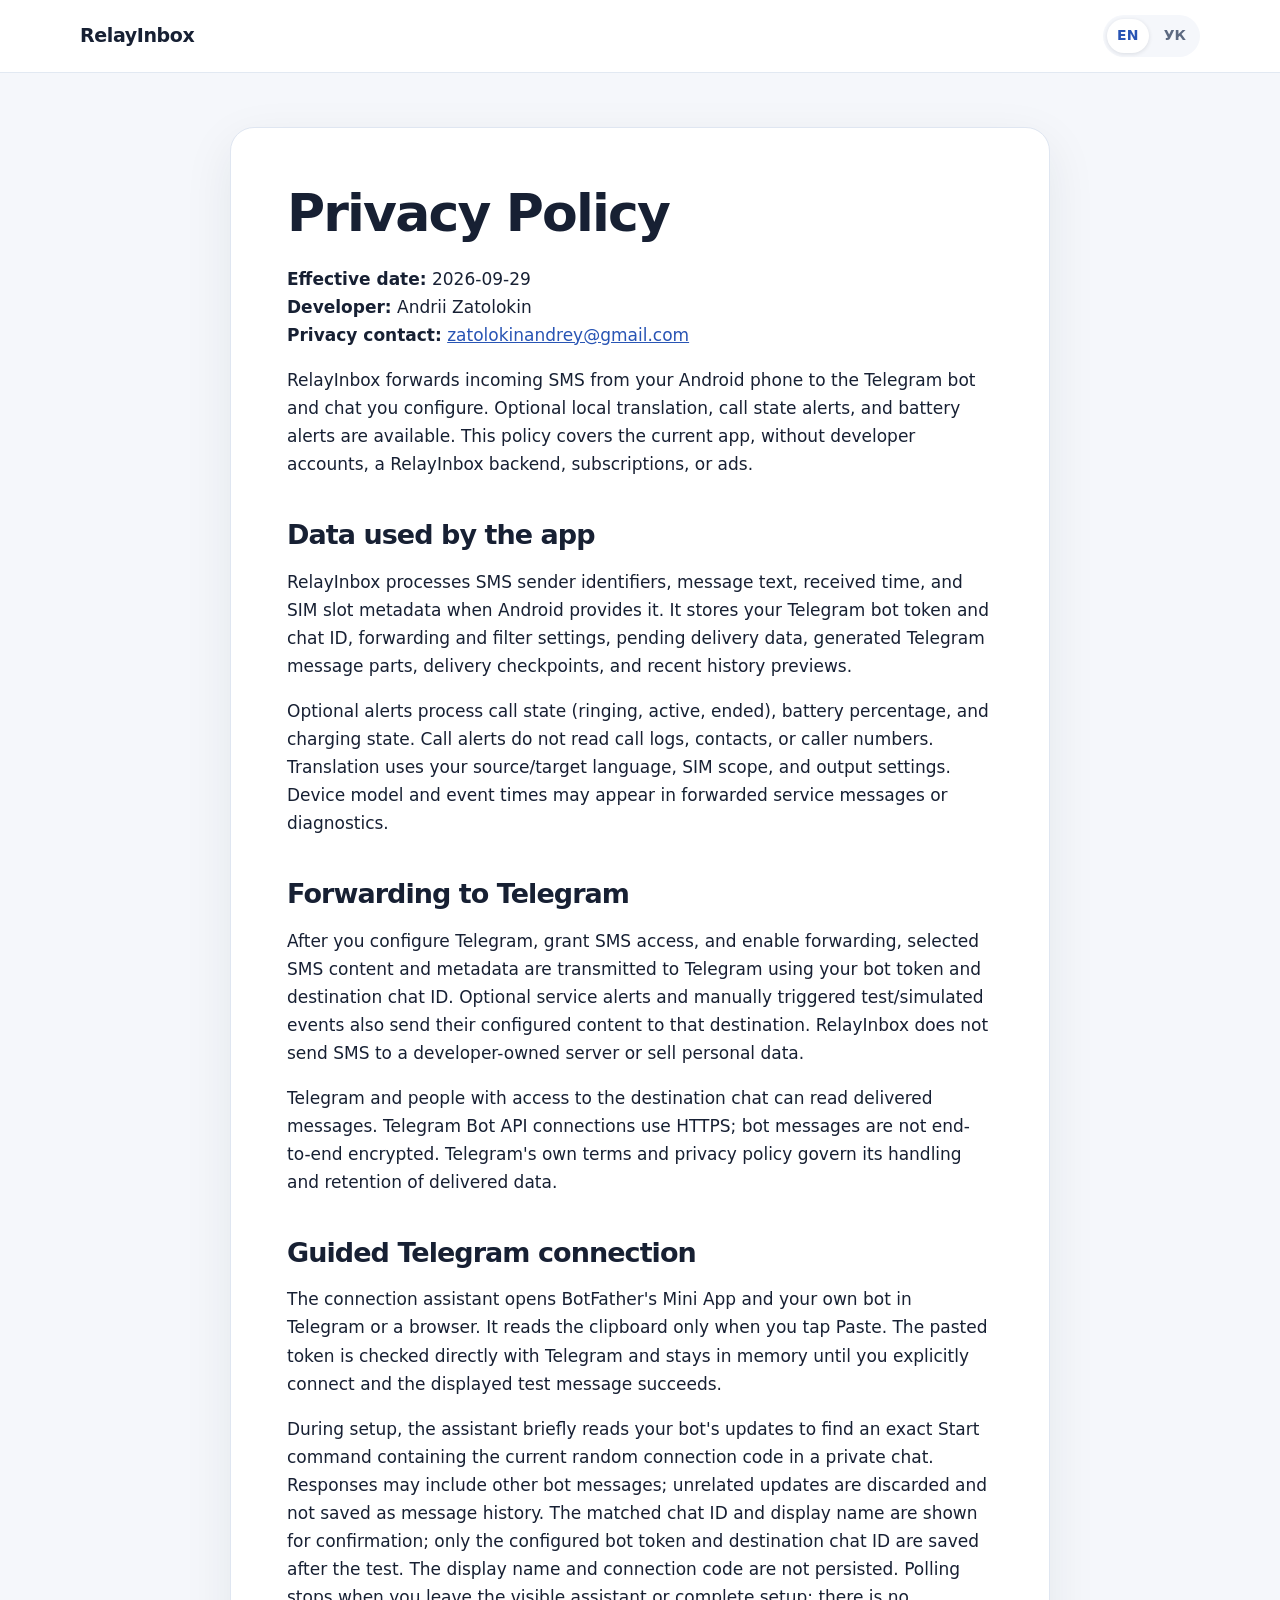
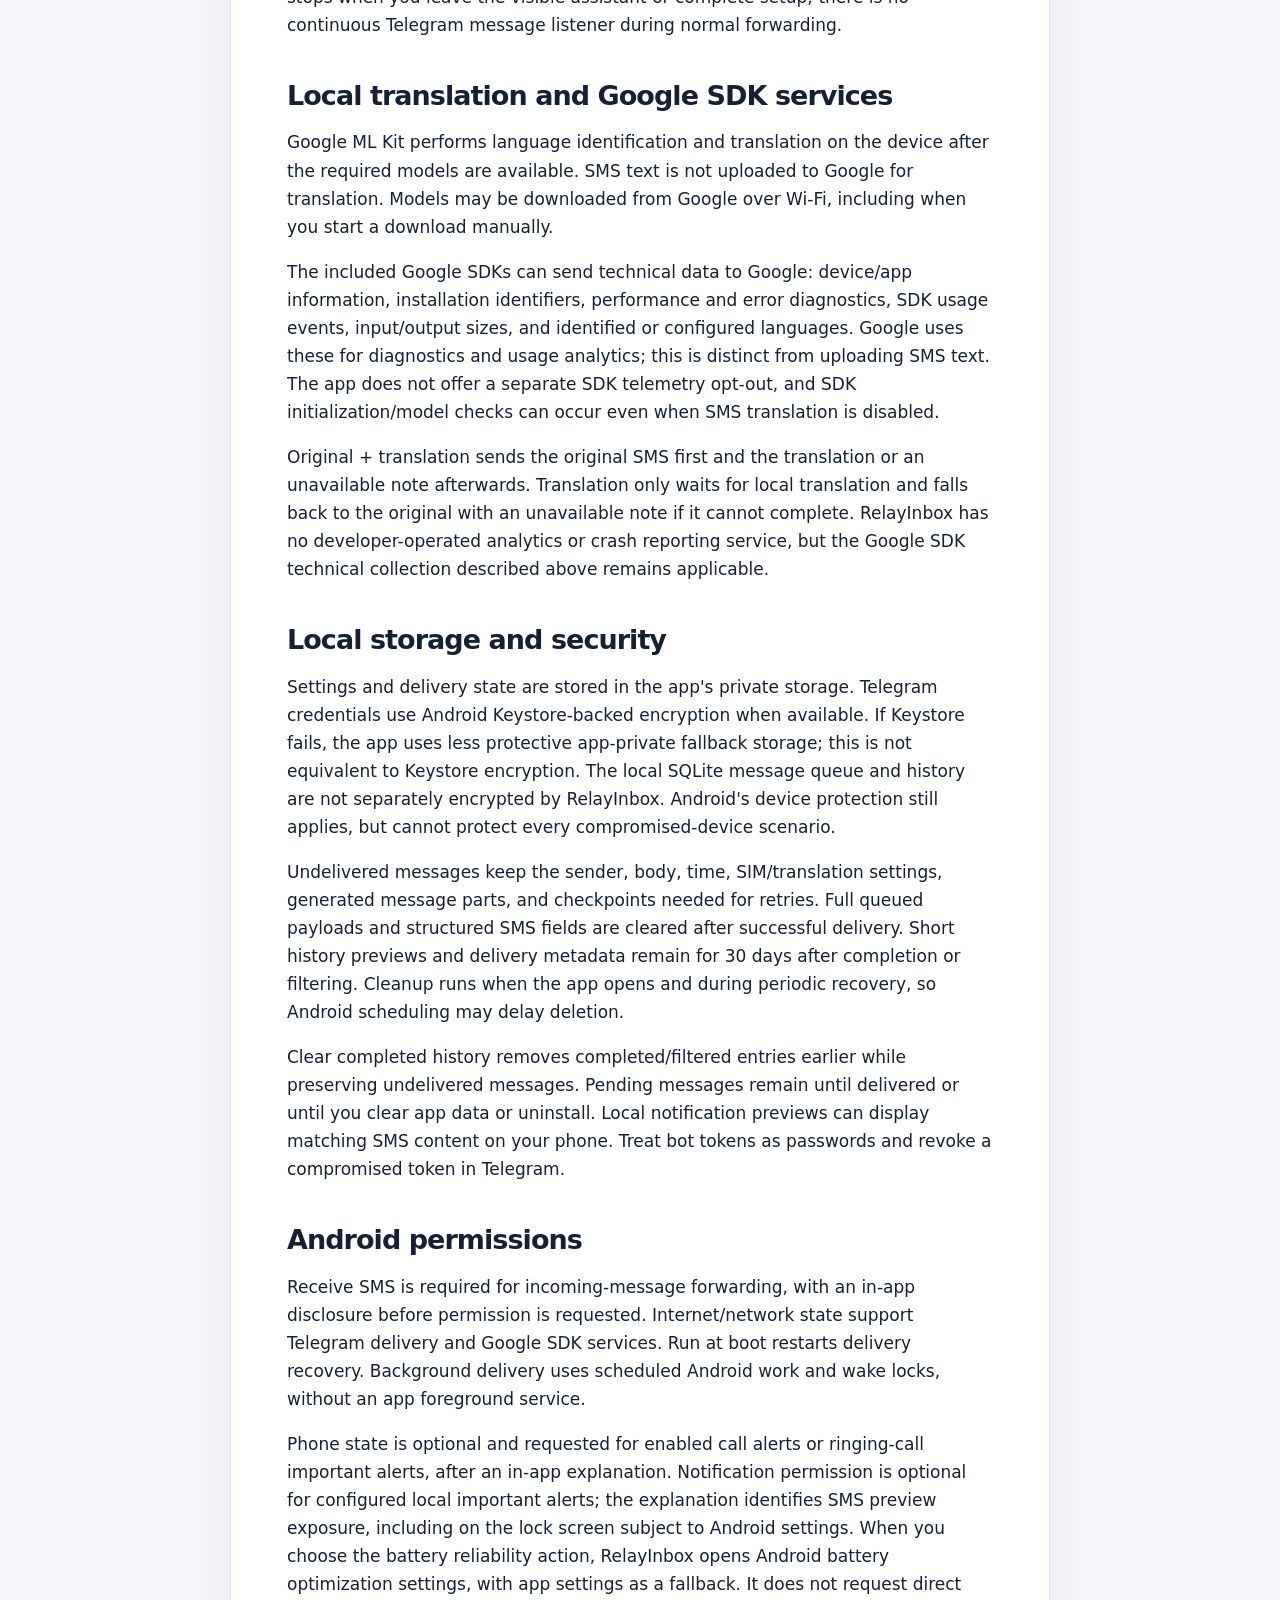
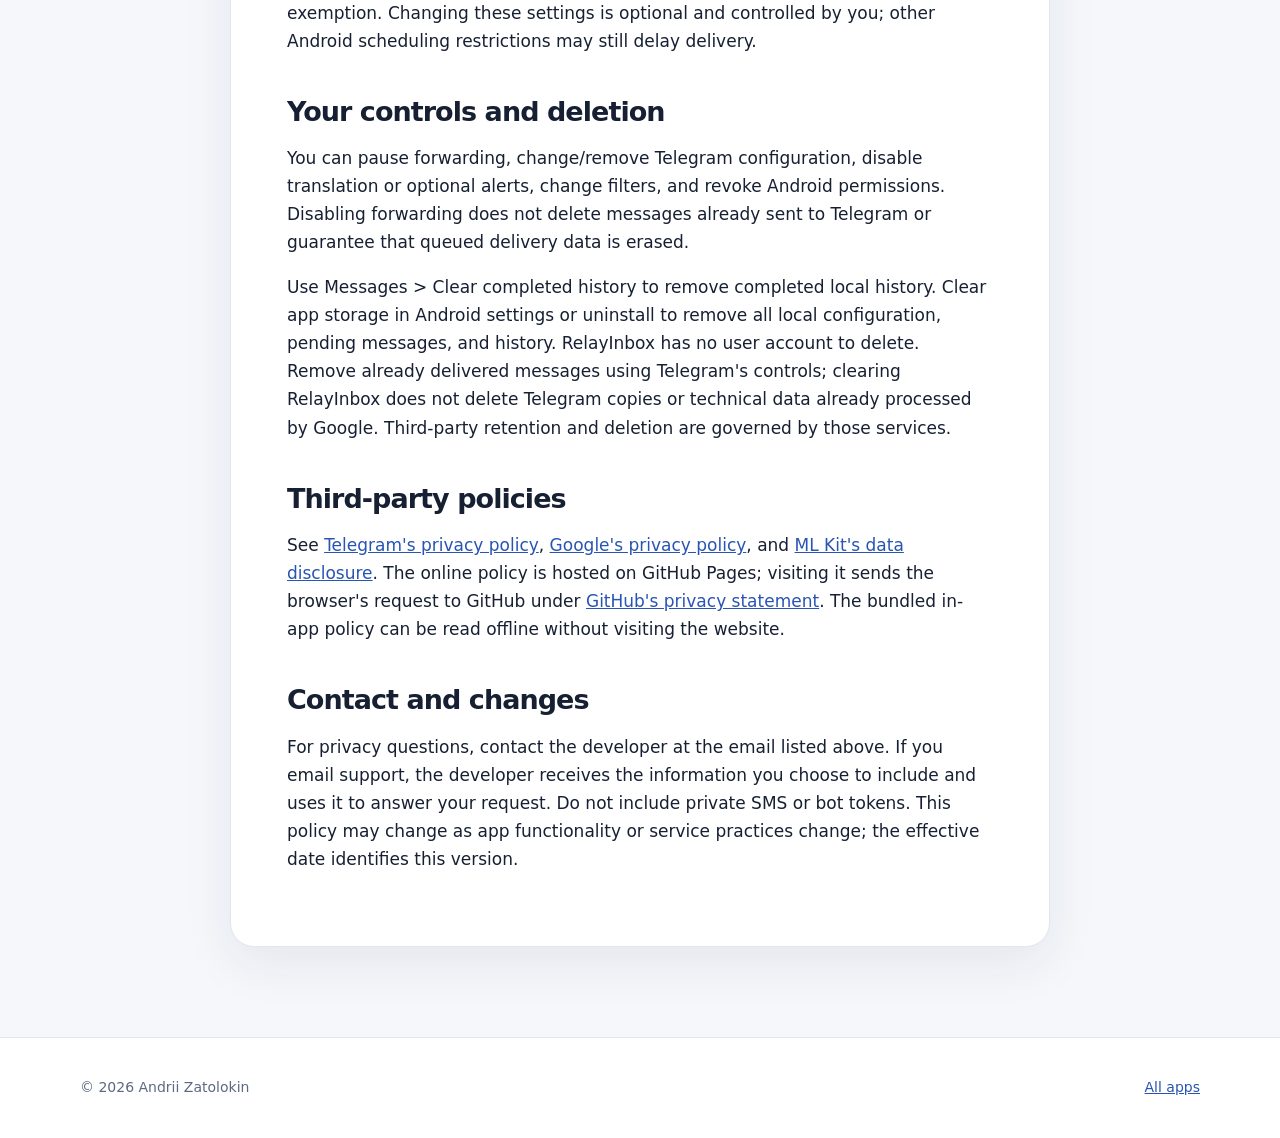
<file: relayinbox/privacy-policy.html>
<!doctype html>
<html lang="en">
<head>
    <meta charset="utf-8">
    <meta name="viewport" content="width=device-width, initial-scale=1">
    <meta name="description" content="RelayInbox — Privacy Policy">
    <title>RelayInbox — Privacy Policy</title>
    <link rel="canonical" href="https://andriizatolokin.github.io/app-privacy-policies/relayinbox/privacy-policy.html">
    <link rel="alternate" hreflang="en" href="https://andriizatolokin.github.io/app-privacy-policies/relayinbox/privacy-policy.html">
<link rel="alternate" hreflang="uk" href="https://andriizatolokin.github.io/app-privacy-policies/relayinbox/uk/privacy-policy.html">
<link rel="alternate" hreflang="x-default" href="https://andriizatolokin.github.io/app-privacy-policies/relayinbox/privacy-policy.html">
    <link rel="stylesheet" href="../assets/site.css">
</head>
<body class="policy-page relayinbox-page">
<header class="site-header"><div class="shell header-inner">
    <a class="brand" href="./"><span>RelayInbox</span></a>
    <nav class="language-nav" aria-label="Language"><a href="privacy-policy.html" lang="en" aria-current="page">EN</a> <a href="uk/privacy-policy.html" lang="uk">УК</a></nav>
</div></header>
<main class="policy-main">
    <h1>Privacy Policy</h1>
<p><b>Effective date:</b> 2026-09-29<br><b>Developer:</b> Andrii Zatolokin<br><b>Privacy contact:</b> <a href="mailto:zatolokinandrey@gmail.com">zatolokinandrey@gmail.com</a></p>
<p>RelayInbox forwards incoming SMS from your Android phone to the Telegram bot and chat you configure. Optional local translation, call state alerts, and battery alerts are available. This policy covers the current app, without developer accounts, a RelayInbox backend, subscriptions, or ads.</p>
<h2 id="data">Data used by the app</h2>
<p>RelayInbox processes SMS sender identifiers, message text, received time, and SIM slot metadata when Android provides it. It stores your Telegram bot token and chat ID, forwarding and filter settings, pending delivery data, generated Telegram message parts, delivery checkpoints, and recent history previews.</p>
<p>Optional alerts process call state (ringing, active, ended), battery percentage, and charging state. Call alerts do not read call logs, contacts, or caller numbers. Translation uses your source/target language, SIM scope, and output settings. Device model and event times may appear in forwarded service messages or diagnostics.</p>
<h2 id="telegram">Forwarding to Telegram</h2>
<p>After you configure Telegram, grant SMS access, and enable forwarding, selected SMS content and metadata are transmitted to Telegram using your bot token and destination chat ID. Optional service alerts and manually triggered test/simulated events also send their configured content to that destination. RelayInbox does not send SMS to a developer-owned server or sell personal data.</p>
<p>Telegram and people with access to the destination chat can read delivered messages. Telegram Bot API connections use HTTPS; bot messages are not end-to-end encrypted. Telegram's own terms and privacy policy govern its handling and retention of delivered data.</p>
<h2 id="bot-setup">Guided Telegram connection</h2>
<p>The connection assistant opens BotFather's Mini App and your own bot in Telegram or a browser. It reads the clipboard only when you tap Paste. The pasted token is checked directly with Telegram and stays in memory until you explicitly connect and the displayed test message succeeds.</p>
<p>During setup, the assistant briefly reads your bot's updates to find an exact Start command containing the current random connection code in a private chat. Responses may include other bot messages; unrelated updates are discarded and not saved as message history. The matched chat ID and display name are shown for confirmation; only the configured bot token and destination chat ID are saved after the test. The display name and connection code are not persisted. Polling stops when you leave the visible assistant or complete setup; there is no continuous Telegram message listener during normal forwarding.</p>
<h2 id="translation">Local translation and Google SDK services</h2>
<p>Google ML Kit performs language identification and translation on the device after the required models are available. SMS text is not uploaded to Google for translation. Models may be downloaded from Google over Wi-Fi, including when you start a download manually.</p>
<p>The included Google SDKs can send technical data to Google: device/app information, installation identifiers, performance and error diagnostics, SDK usage events, input/output sizes, and identified or configured languages. Google uses these for diagnostics and usage analytics; this is distinct from uploading SMS text. The app does not offer a separate SDK telemetry opt-out, and SDK initialization/model checks can occur even when SMS translation is disabled.</p>
<p>Original + translation sends the original SMS first and the translation or an unavailable note afterwards. Translation only waits for local translation and falls back to the original with an unavailable note if it cannot complete. RelayInbox has no developer-operated analytics or crash reporting service, but the Google SDK technical collection described above remains applicable.</p>
<h2 id="storage">Local storage and security</h2>
<p>Settings and delivery state are stored in the app's private storage. Telegram credentials use Android Keystore-backed encryption when available. If Keystore fails, the app uses less protective app-private fallback storage; this is not equivalent to Keystore encryption. The local SQLite message queue and history are not separately encrypted by RelayInbox. Android's device protection still applies, but cannot protect every compromised-device scenario.</p>
<p>Undelivered messages keep the sender, body, time, SIM/translation settings, generated message parts, and checkpoints needed for retries. Full queued payloads and structured SMS fields are cleared after successful delivery. Short history previews and delivery metadata remain for 30 days after completion or filtering. Cleanup runs when the app opens and during periodic recovery, so Android scheduling may delay deletion.</p>
<p>Clear completed history removes completed/filtered entries earlier while preserving undelivered messages. Pending messages remain until delivered or until you clear app data or uninstall. Local notification previews can display matching SMS content on your phone. Treat bot tokens as passwords and revoke a compromised token in Telegram.</p>
<h2 id="permissions">Android permissions</h2>
<p>Receive SMS is required for incoming-message forwarding, with an in-app disclosure before permission is requested. Internet/network state support Telegram delivery and Google SDK services. Run at boot restarts delivery recovery. Background delivery uses scheduled Android work and wake locks, without an app foreground service.</p>
<p>Phone state is optional and requested for enabled call alerts or ringing-call important alerts, after an in-app explanation. Notification permission is optional for configured local important alerts; the explanation identifies SMS preview exposure, including on the lock screen subject to Android settings. When you choose the battery reliability action, RelayInbox opens Android battery optimization settings, with app settings as a fallback. It does not request direct exemption. Changing these settings is optional and controlled by you; other Android scheduling restrictions may still delay delivery.</p>
<h2 id="controls">Your controls and deletion</h2>
<p>You can pause forwarding, change/remove Telegram configuration, disable translation or optional alerts, change filters, and revoke Android permissions. Disabling forwarding does not delete messages already sent to Telegram or guarantee that queued delivery data is erased.</p>
<p>Use Messages > Clear completed history to remove completed local history. Clear app storage in Android settings or uninstall to remove all local configuration, pending messages, and history. RelayInbox has no user account to delete. Remove already delivered messages using Telegram's controls; clearing RelayInbox does not delete Telegram copies or technical data already processed by Google. Third-party retention and deletion are governed by those services.</p>
<h2 id="third-parties">Third-party policies</h2>
<p>See <a href="https://telegram.org/privacy">Telegram's privacy policy</a>, <a href="https://policies.google.com/privacy">Google's privacy policy</a>, and <a href="https://developers.google.com/ml-kit/android-data-disclosure">ML Kit's data disclosure</a>. The online policy is hosted on GitHub Pages; visiting it sends the browser's request to GitHub under <a href="https://docs.github.com/en/site-policy/privacy-policies/github-general-privacy-statement">GitHub's privacy statement</a>. The bundled in-app policy can be read offline without visiting the website.</p>
<h2 id="contact">Contact and changes</h2>
<p>For privacy questions, contact the developer at the email listed above. If you email support, the developer receives the information you choose to include and uses it to answer your request. Do not include private SMS or bot tokens. This policy may change as app functionality or service practices change; the effective date identifies this version.</p>
</main>
<footer class="site-footer"><div class="shell footer-inner"><span>© 2026 Andrii Zatolokin</span><a href="../index.html">All apps</a></div></footer>
</body>
</html>
</file>
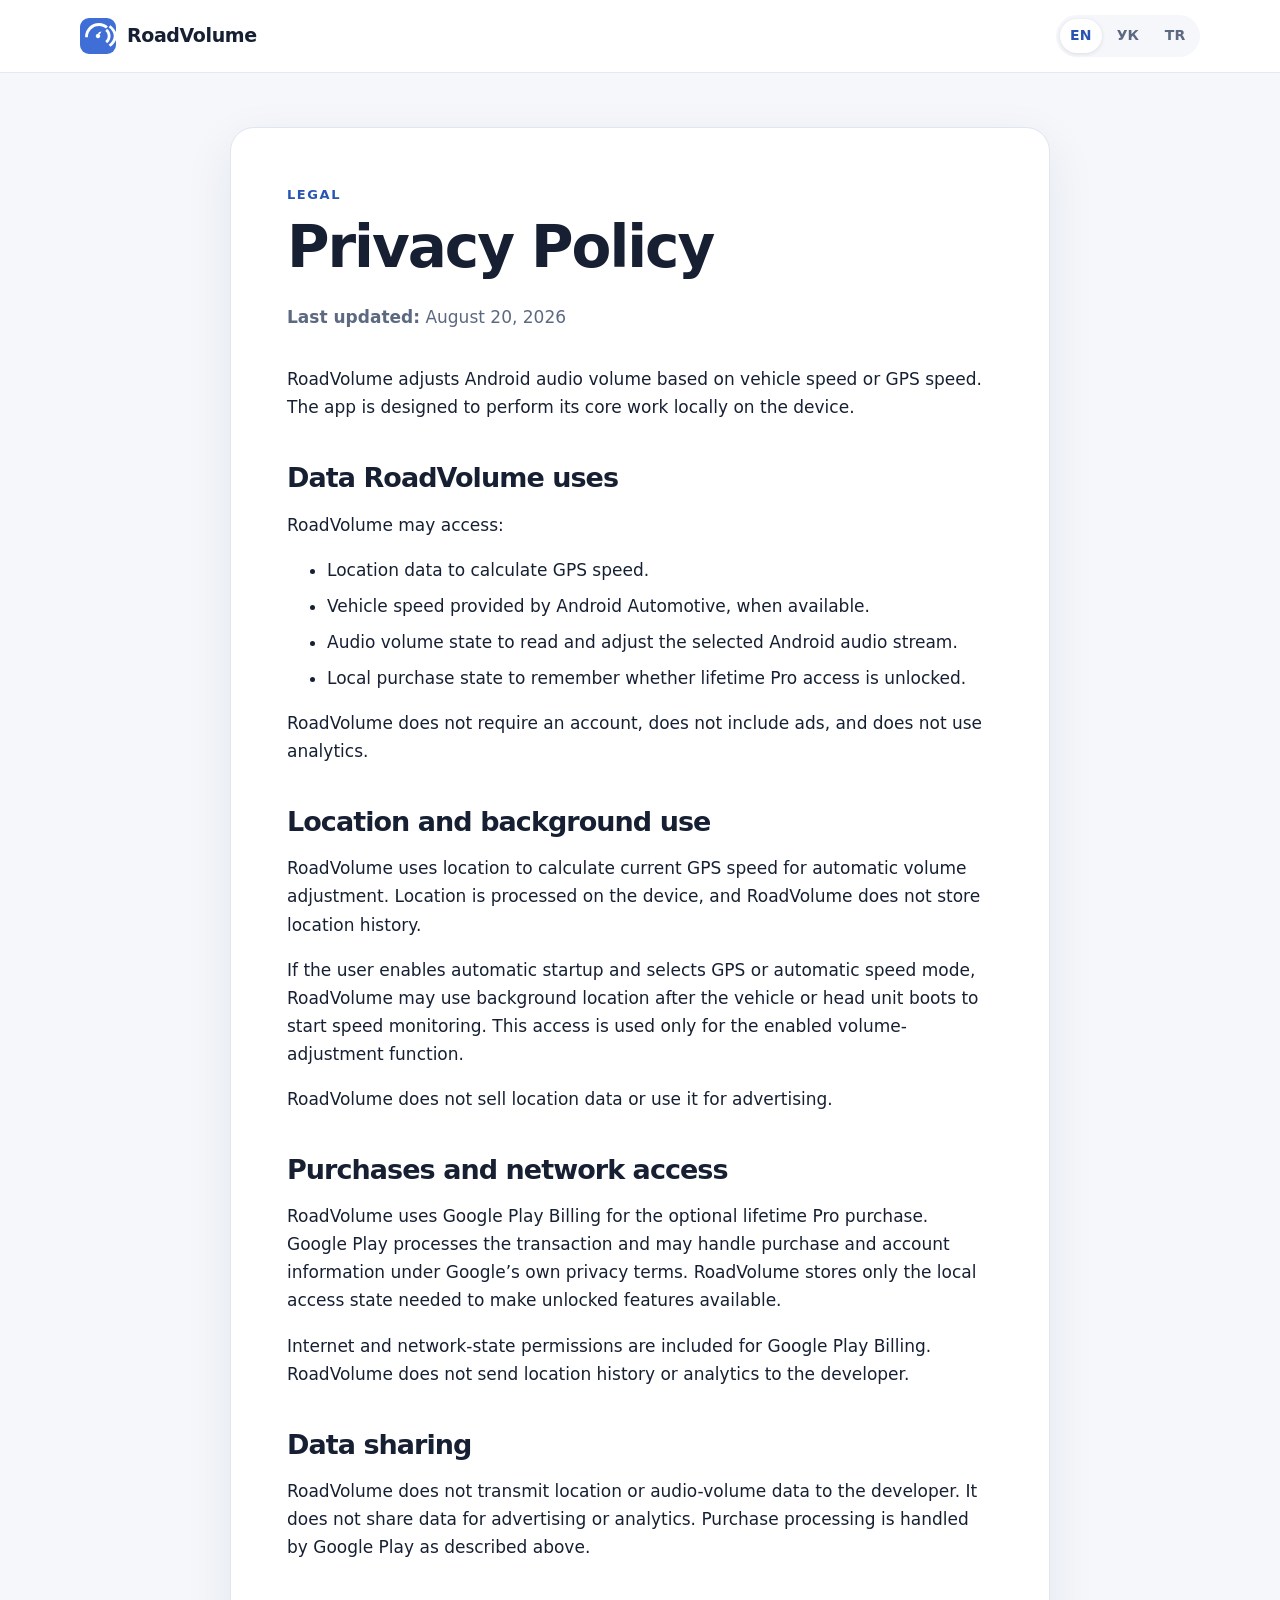
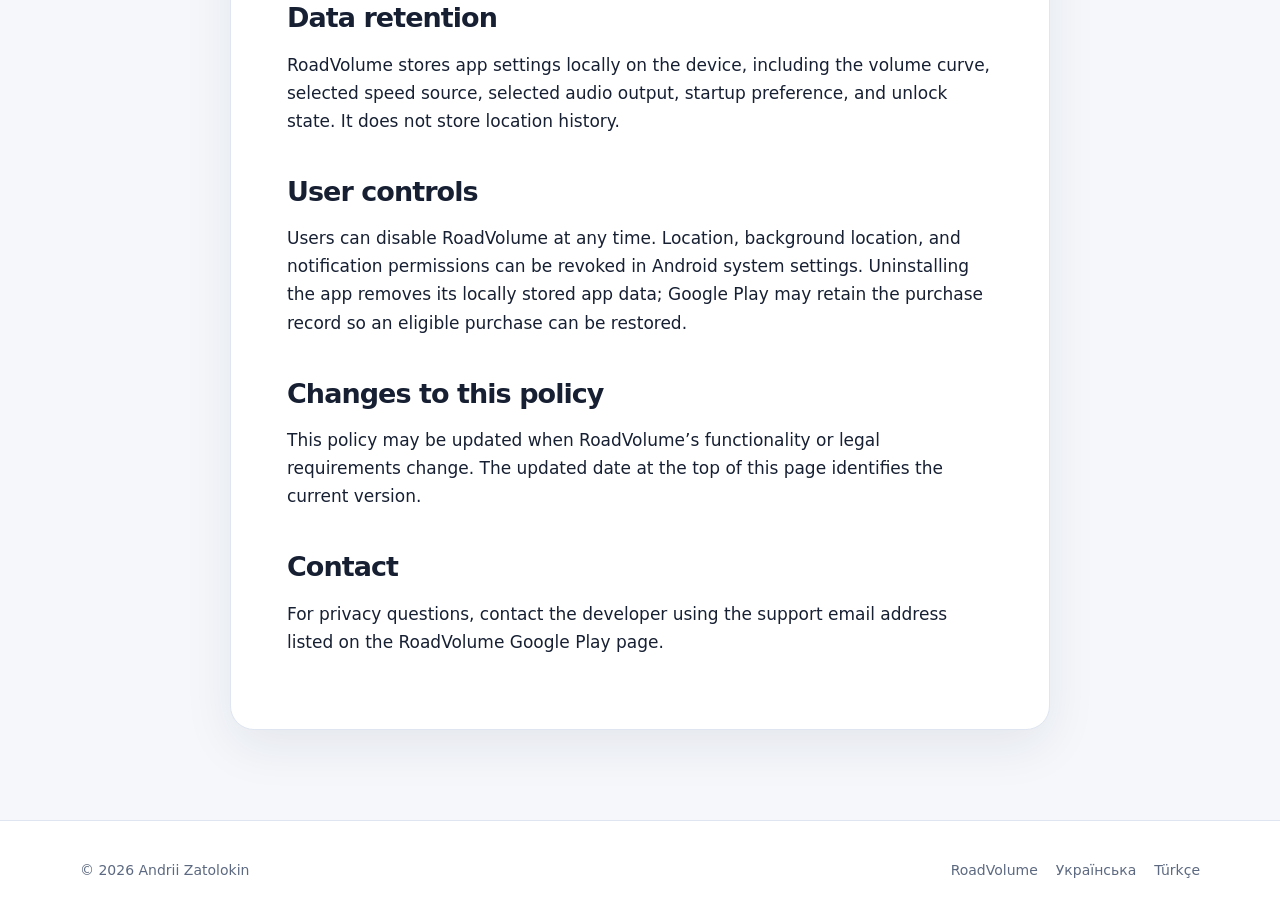
<file: roadvolume/privacy-policy.html>
<!doctype html>
<html lang="en">
<head>
    <meta charset="utf-8">
    <meta name="viewport" content="width=device-width, initial-scale=1">
    <meta name="description" content="RoadVolume privacy policy.">
    <meta property="og:title" content="RoadVolume Privacy Policy">
    <meta property="og:description" content="How RoadVolume uses location, audio state, and Google Play Billing.">
    <meta property="og:image" content="https://andriizatolokin.github.io/app-privacy-policies/assets/roadvolume-social.png">
    <meta property="og:type" content="article">
    <meta name="twitter:card" content="summary_large_image">
    <meta name="twitter:image" content="https://andriizatolokin.github.io/app-privacy-policies/assets/roadvolume-social.png">
    <link rel="canonical" href="https://andriizatolokin.github.io/app-privacy-policies/roadvolume/privacy-policy.html">
    <link rel="alternate" hreflang="en" href="https://andriizatolokin.github.io/app-privacy-policies/roadvolume/privacy-policy.html">
    <link rel="alternate" hreflang="uk" href="https://andriizatolokin.github.io/app-privacy-policies/roadvolume/uk/privacy-policy.html">
    <link rel="alternate" hreflang="tr" href="https://andriizatolokin.github.io/app-privacy-policies/roadvolume/tr/privacy-policy.html">
    <title>RoadVolume Privacy Policy</title>
    <link rel="icon" href="../assets/roadvolume-icon.svg" type="image/svg+xml">
    <link rel="stylesheet" href="../assets/site.css">
</head>
<body class="policy-page">
<header class="site-header">
    <div class="shell header-inner">
        <a class="brand" href="./"><img src="../assets/roadvolume-icon.svg" width="36" height="36" alt=""><span>RoadVolume</span></a>
        <nav class="language-nav" aria-label="Language">
            <a href="privacy-policy.html" lang="en" aria-current="page">EN</a>
            <a href="uk/privacy-policy.html" lang="uk">УК</a>
            <a href="tr/privacy-policy.html" lang="tr">TR</a>
        </nav>
    </div>
</header>
<main class="policy-main">
    <p class="eyebrow">Legal</p>
    <h1>Privacy Policy</h1>
    <p class="policy-meta"><strong>Last updated:</strong> August 20, 2026</p>
    <p>RoadVolume adjusts Android audio volume based on vehicle speed or GPS speed. The app is designed to perform its core work locally on the device.</p>

    <h2>Data RoadVolume uses</h2>
    <p>RoadVolume may access:</p>
    <ul>
        <li>Location data to calculate GPS speed.</li>
        <li>Vehicle speed provided by Android Automotive, when available.</li>
        <li>Audio volume state to read and adjust the selected Android audio stream.</li>
        <li>Local purchase state to remember whether lifetime Pro access is unlocked.</li>
    </ul>
    <p>RoadVolume does not require an account, does not include ads, and does not use analytics.</p>

    <h2>Location and background use</h2>
    <p>RoadVolume uses location to calculate current GPS speed for automatic volume adjustment. Location is processed on the device, and RoadVolume does not store location history.</p>
    <p>If the user enables automatic startup and selects GPS or automatic speed mode, RoadVolume may use background location after the vehicle or head unit boots to start speed monitoring. This access is used only for the enabled volume-adjustment function.</p>
    <p>RoadVolume does not sell location data or use it for advertising.</p>

    <h2>Purchases and network access</h2>
    <p>RoadVolume uses Google Play Billing for the optional lifetime Pro purchase. Google Play processes the transaction and may handle purchase and account information under Google’s own privacy terms. RoadVolume stores only the local access state needed to make unlocked features available.</p>
    <p>Internet and network-state permissions are included for Google Play Billing. RoadVolume does not send location history or analytics to the developer.</p>

    <h2>Data sharing</h2>
    <p>RoadVolume does not transmit location or audio-volume data to the developer. It does not share data for advertising or analytics. Purchase processing is handled by Google Play as described above.</p>

    <h2>Data retention</h2>
    <p>RoadVolume stores app settings locally on the device, including the volume curve, selected speed source, selected audio output, startup preference, and unlock state. It does not store location history.</p>

    <h2>User controls</h2>
    <p>Users can disable RoadVolume at any time. Location, background location, and notification permissions can be revoked in Android system settings. Uninstalling the app removes its locally stored app data; Google Play may retain the purchase record so an eligible purchase can be restored.</p>

    <h2>Changes to this policy</h2>
    <p>This policy may be updated when RoadVolume’s functionality or legal requirements change. The updated date at the top of this page identifies the current version.</p>

    <h2>Contact</h2>
    <p>For privacy questions, contact the developer using the support email address listed on the RoadVolume Google Play page.</p>
</main>
<footer class="site-footer"><div class="shell footer-inner"><span>© 2026 Andrii Zatolokin</span><div class="footer-links"><a href="./">RoadVolume</a><a href="uk/privacy-policy.html" lang="uk">Українська</a><a href="tr/privacy-policy.html" lang="tr">Türkçe</a></div></div></footer>
</body>
</html>
</file>
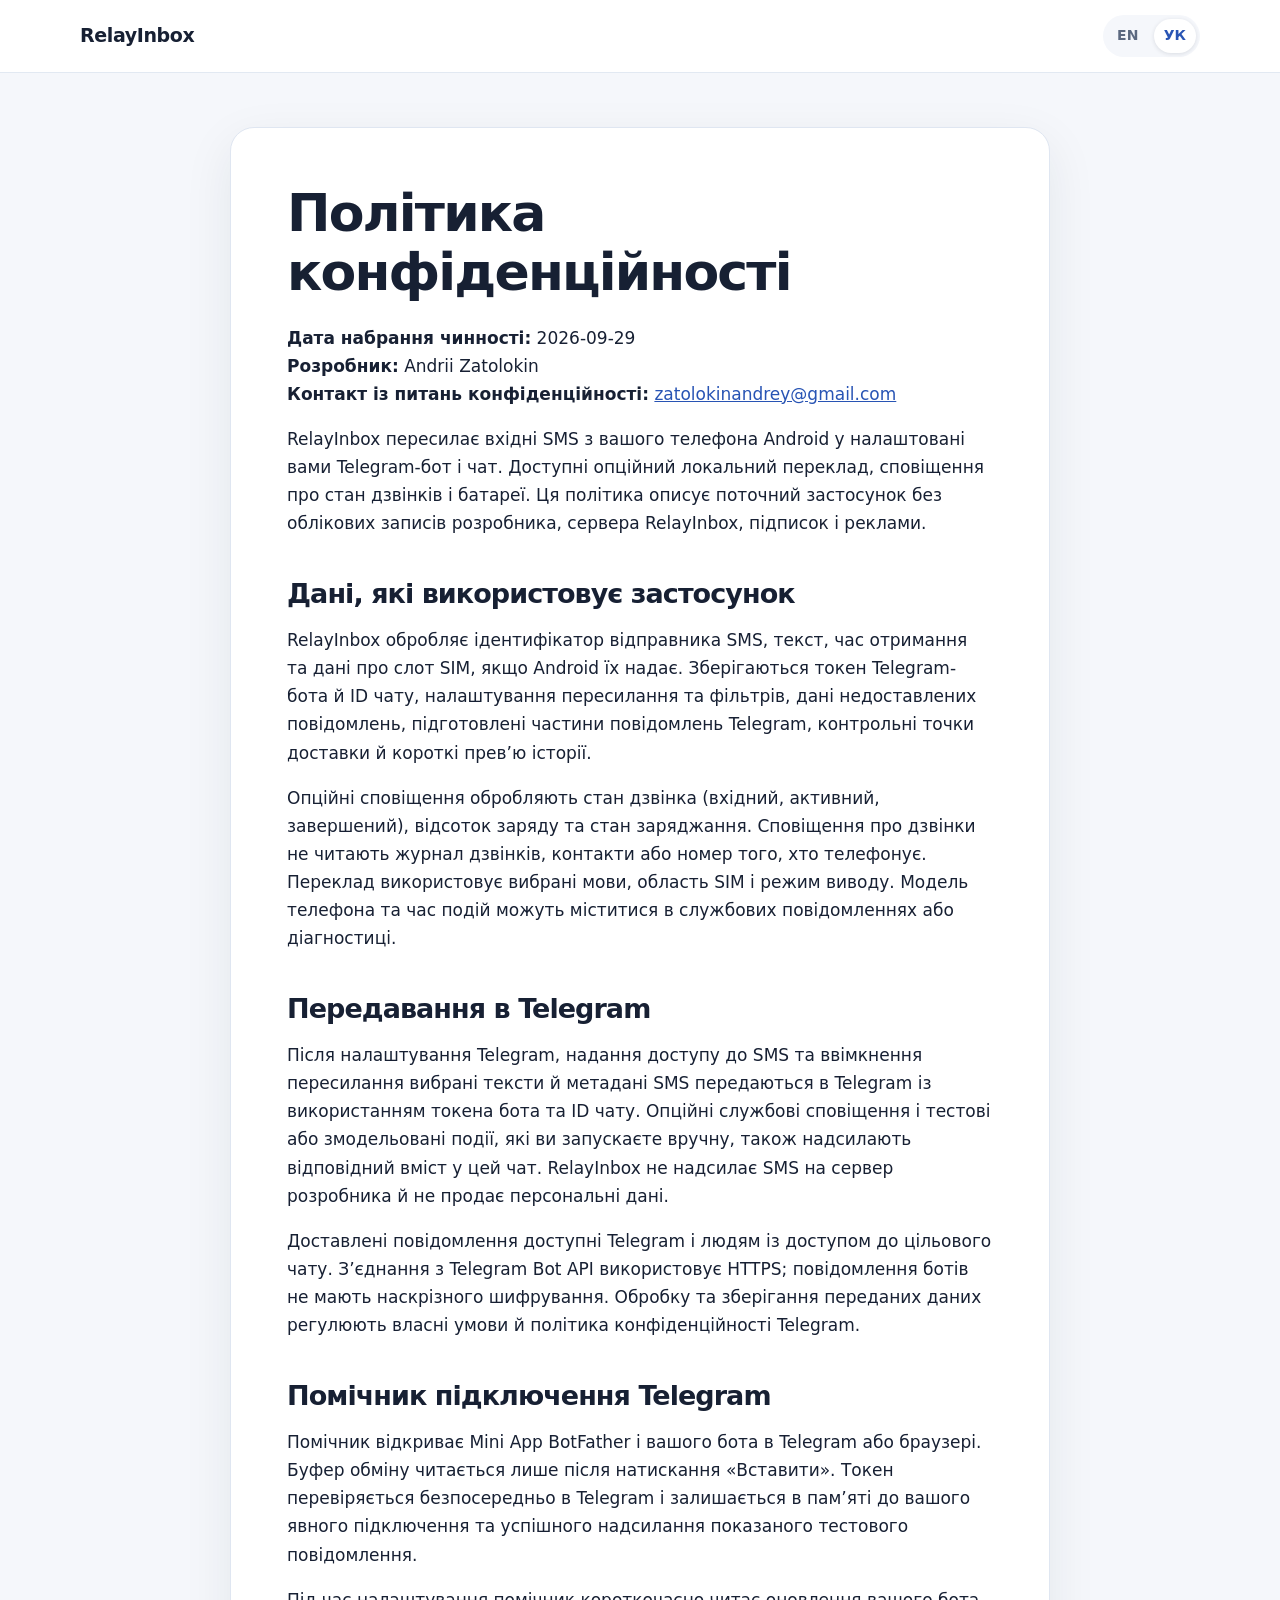
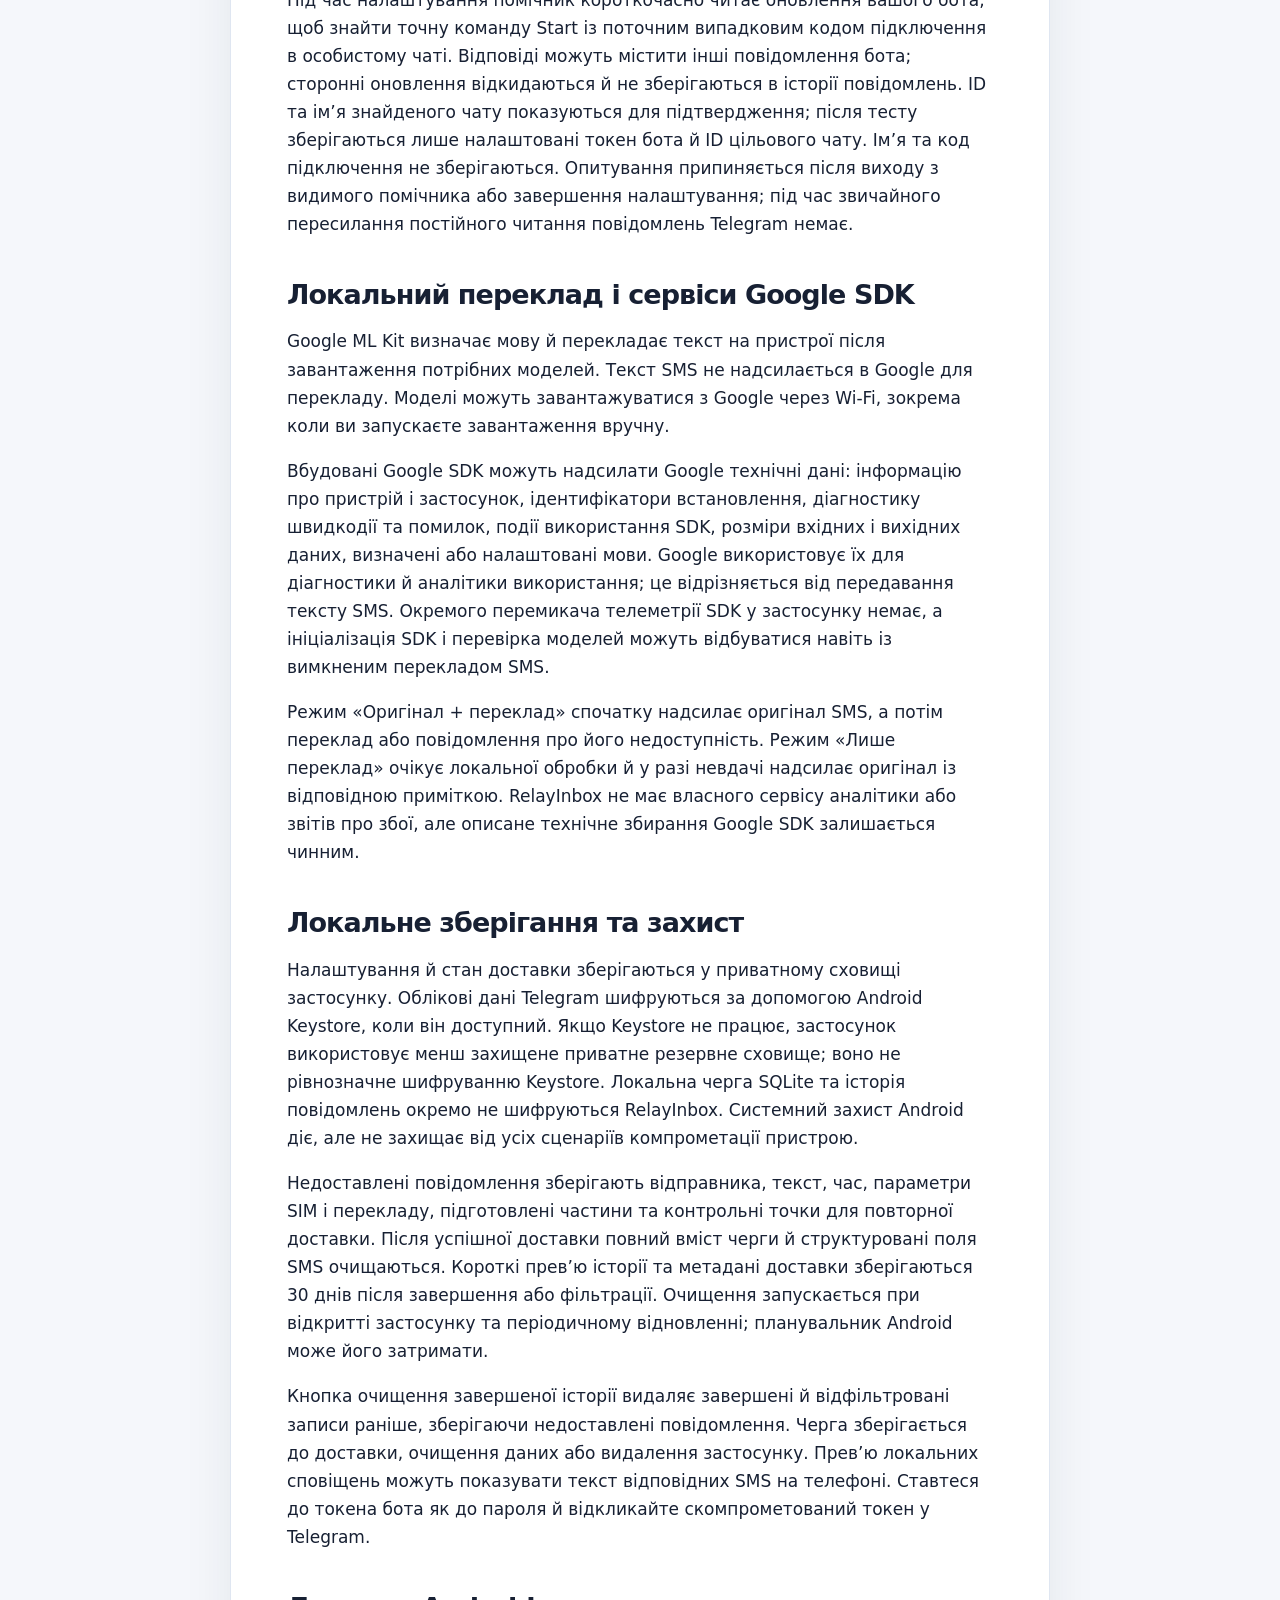
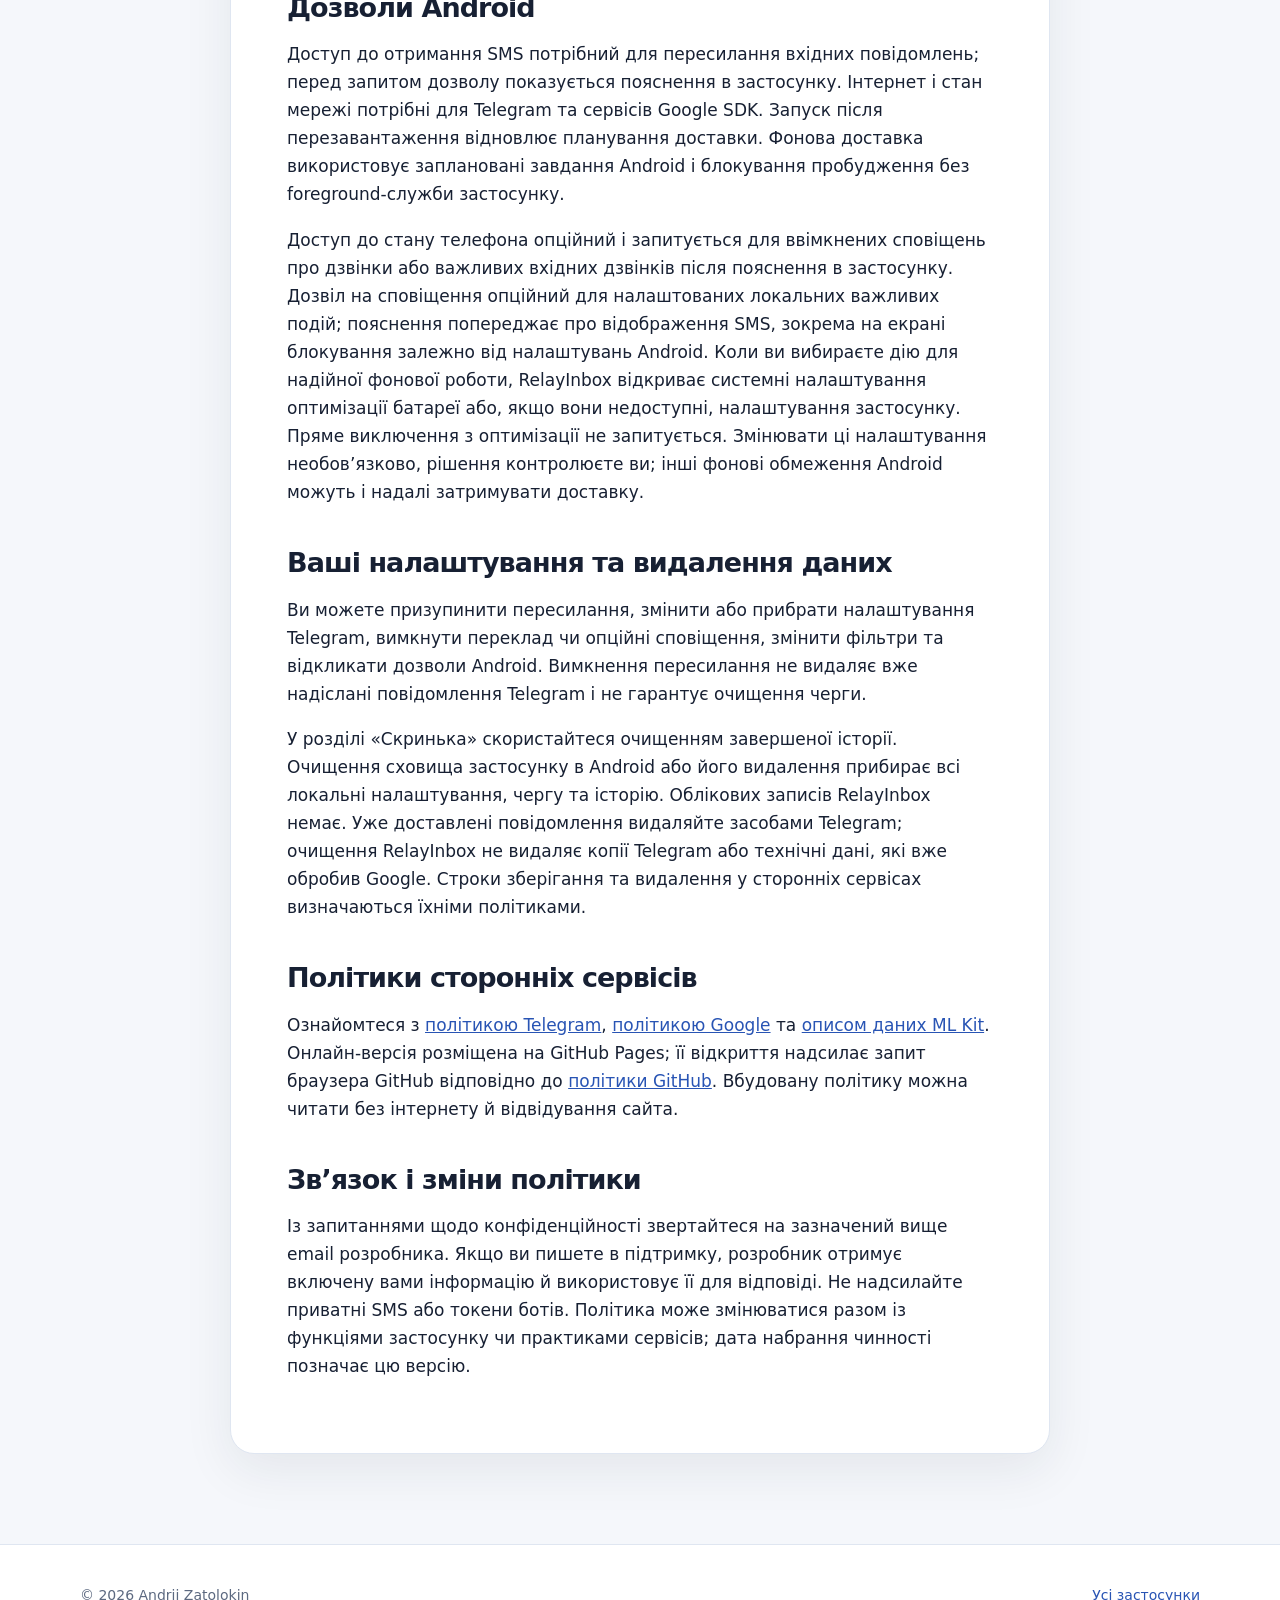
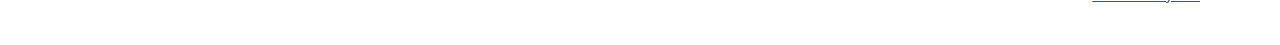
<file: relayinbox/uk/privacy-policy.html>
<!doctype html>
<html lang="uk">
<head>
    <meta charset="utf-8">
    <meta name="viewport" content="width=device-width, initial-scale=1">
    <meta name="description" content="RelayInbox — Політика конфіденційності">
    <title>RelayInbox — Політика конфіденційності</title>
    <link rel="canonical" href="https://andriizatolokin.github.io/app-privacy-policies/relayinbox/uk/privacy-policy.html">
    <link rel="alternate" hreflang="en" href="https://andriizatolokin.github.io/app-privacy-policies/relayinbox/privacy-policy.html">
<link rel="alternate" hreflang="uk" href="https://andriizatolokin.github.io/app-privacy-policies/relayinbox/uk/privacy-policy.html">
<link rel="alternate" hreflang="x-default" href="https://andriizatolokin.github.io/app-privacy-policies/relayinbox/privacy-policy.html">
    <link rel="stylesheet" href="../../assets/site.css">
</head>
<body class="policy-page relayinbox-page">
<header class="site-header"><div class="shell header-inner">
    <a class="brand" href="./"><span>RelayInbox</span></a>
    <nav class="language-nav" aria-label="Мова"><a href="../privacy-policy.html" lang="en">EN</a> <a href="privacy-policy.html" lang="uk" aria-current="page">УК</a></nav>
</div></header>
<main class="policy-main">
    <h1>Політика конфіденційності</h1>
<p><b>Дата набрання чинності:</b> 2026-09-29<br><b>Розробник:</b> Andrii Zatolokin<br><b>Контакт із питань конфіденційності:</b> <a href="mailto:zatolokinandrey@gmail.com">zatolokinandrey@gmail.com</a></p>
<p>RelayInbox пересилає вхідні SMS з вашого телефона Android у налаштовані вами Telegram-бот і чат. Доступні опційний локальний переклад, сповіщення про стан дзвінків і батареї. Ця політика описує поточний застосунок без облікових записів розробника, сервера RelayInbox, підписок і реклами.</p>
<h2 id="data">Дані, які використовує застосунок</h2>
<p>RelayInbox обробляє ідентифікатор відправника SMS, текст, час отримання та дані про слот SIM, якщо Android їх надає. Зберігаються токен Telegram-бота й ID чату, налаштування пересилання та фільтрів, дані недоставлених повідомлень, підготовлені частини повідомлень Telegram, контрольні точки доставки й короткі прев’ю історії.</p>
<p>Опційні сповіщення обробляють стан дзвінка (вхідний, активний, завершений), відсоток заряду та стан заряджання. Сповіщення про дзвінки не читають журнал дзвінків, контакти або номер того, хто телефонує. Переклад використовує вибрані мови, область SIM і режим виводу. Модель телефона та час подій можуть міститися в службових повідомленнях або діагностиці.</p>
<h2 id="telegram">Передавання в Telegram</h2>
<p>Після налаштування Telegram, надання доступу до SMS та ввімкнення пересилання вибрані тексти й метадані SMS передаються в Telegram із використанням токена бота та ID чату. Опційні службові сповіщення і тестові або змодельовані події, які ви запускаєте вручну, також надсилають відповідний вміст у цей чат. RelayInbox не надсилає SMS на сервер розробника й не продає персональні дані.</p>
<p>Доставлені повідомлення доступні Telegram і людям із доступом до цільового чату. З’єднання з Telegram Bot API використовує HTTPS; повідомлення ботів не мають наскрізного шифрування. Обробку та зберігання переданих даних регулюють власні умови й політика конфіденційності Telegram.</p>
<h2 id="bot-setup">Помічник підключення Telegram</h2>
<p>Помічник відкриває Mini App BotFather і вашого бота в Telegram або браузері. Буфер обміну читається лише після натискання «Вставити». Токен перевіряється безпосередньо в Telegram і залишається в пам’яті до вашого явного підключення та успішного надсилання показаного тестового повідомлення.</p>
<p>Під час налаштування помічник короткочасно читає оновлення вашого бота, щоб знайти точну команду Start із поточним випадковим кодом підключення в особистому чаті. Відповіді можуть містити інші повідомлення бота; сторонні оновлення відкидаються й не зберігаються в історії повідомлень. ID та ім’я знайденого чату показуються для підтвердження; після тесту зберігаються лише налаштовані токен бота й ID цільового чату. Ім’я та код підключення не зберігаються. Опитування припиняється після виходу з видимого помічника або завершення налаштування; під час звичайного пересилання постійного читання повідомлень Telegram немає.</p>
<h2 id="translation">Локальний переклад і сервіси Google SDK</h2>
<p>Google ML Kit визначає мову й перекладає текст на пристрої після завантаження потрібних моделей. Текст SMS не надсилається в Google для перекладу. Моделі можуть завантажуватися з Google через Wi-Fi, зокрема коли ви запускаєте завантаження вручну.</p>
<p>Вбудовані Google SDK можуть надсилати Google технічні дані: інформацію про пристрій і застосунок, ідентифікатори встановлення, діагностику швидкодії та помилок, події використання SDK, розміри вхідних і вихідних даних, визначені або налаштовані мови. Google використовує їх для діагностики й аналітики використання; це відрізняється від передавання тексту SMS. Окремого перемикача телеметрії SDK у застосунку немає, а ініціалізація SDK і перевірка моделей можуть відбуватися навіть із вимкненим перекладом SMS.</p>
<p>Режим «Оригінал + переклад» спочатку надсилає оригінал SMS, а потім переклад або повідомлення про його недоступність. Режим «Лише переклад» очікує локальної обробки й у разі невдачі надсилає оригінал із відповідною приміткою. RelayInbox не має власного сервісу аналітики або звітів про збої, але описане технічне збирання Google SDK залишається чинним.</p>
<h2 id="storage">Локальне зберігання та захист</h2>
<p>Налаштування й стан доставки зберігаються у приватному сховищі застосунку. Облікові дані Telegram шифруються за допомогою Android Keystore, коли він доступний. Якщо Keystore не працює, застосунок використовує менш захищене приватне резервне сховище; воно не рівнозначне шифруванню Keystore. Локальна черга SQLite та історія повідомлень окремо не шифруються RelayInbox. Системний захист Android діє, але не захищає від усіх сценаріїв компрометації пристрою.</p>
<p>Недоставлені повідомлення зберігають відправника, текст, час, параметри SIM і перекладу, підготовлені частини та контрольні точки для повторної доставки. Після успішної доставки повний вміст черги й структуровані поля SMS очищаються. Короткі прев’ю історії та метадані доставки зберігаються 30 днів після завершення або фільтрації. Очищення запускається при відкритті застосунку та періодичному відновленні; планувальник Android може його затримати.</p>
<p>Кнопка очищення завершеної історії видаляє завершені й відфільтровані записи раніше, зберігаючи недоставлені повідомлення. Черга зберігається до доставки, очищення даних або видалення застосунку. Прев’ю локальних сповіщень можуть показувати текст відповідних SMS на телефоні. Ставтеся до токена бота як до пароля й відкликайте скомпрометований токен у Telegram.</p>
<h2 id="permissions">Дозволи Android</h2>
<p>Доступ до отримання SMS потрібний для пересилання вхідних повідомлень; перед запитом дозволу показується пояснення в застосунку. Інтернет і стан мережі потрібні для Telegram та сервісів Google SDK. Запуск після перезавантаження відновлює планування доставки. Фонова доставка використовує заплановані завдання Android і блокування пробудження без foreground-служби застосунку.</p>
<p>Доступ до стану телефона опційний і запитується для ввімкнених сповіщень про дзвінки або важливих вхідних дзвінків після пояснення в застосунку. Дозвіл на сповіщення опційний для налаштованих локальних важливих подій; пояснення попереджає про відображення SMS, зокрема на екрані блокування залежно від налаштувань Android. Коли ви вибираєте дію для надійної фонової роботи, RelayInbox відкриває системні налаштування оптимізації батареї або, якщо вони недоступні, налаштування застосунку. Пряме виключення з оптимізації не запитується. Змінювати ці налаштування необов’язково, рішення контролюєте ви; інші фонові обмеження Android можуть і надалі затримувати доставку.</p>
<h2 id="controls">Ваші налаштування та видалення даних</h2>
<p>Ви можете призупинити пересилання, змінити або прибрати налаштування Telegram, вимкнути переклад чи опційні сповіщення, змінити фільтри та відкликати дозволи Android. Вимкнення пересилання не видаляє вже надіслані повідомлення Telegram і не гарантує очищення черги.</p>
<p>У розділі «Скринька» скористайтеся очищенням завершеної історії. Очищення сховища застосунку в Android або його видалення прибирає всі локальні налаштування, чергу та історію. Облікових записів RelayInbox немає. Уже доставлені повідомлення видаляйте засобами Telegram; очищення RelayInbox не видаляє копії Telegram або технічні дані, які вже обробив Google. Строки зберігання та видалення у сторонніх сервісах визначаються їхніми політиками.</p>
<h2 id="third-parties">Політики сторонніх сервісів</h2>
<p>Ознайомтеся з <a href="https://telegram.org/privacy">політикою Telegram</a>, <a href="https://policies.google.com/privacy">політикою Google</a> та <a href="https://developers.google.com/ml-kit/android-data-disclosure">описом даних ML Kit</a>. Онлайн-версія розміщена на GitHub Pages; її відкриття надсилає запит браузера GitHub відповідно до <a href="https://docs.github.com/en/site-policy/privacy-policies/github-general-privacy-statement">політики GitHub</a>. Вбудовану політику можна читати без інтернету й відвідування сайта.</p>
<h2 id="contact">Зв’язок і зміни політики</h2>
<p>Із запитаннями щодо конфіденційності звертайтеся на зазначений вище email розробника. Якщо ви пишете в підтримку, розробник отримує включену вами інформацію й використовує її для відповіді. Не надсилайте приватні SMS або токени ботів. Політика може змінюватися разом із функціями застосунку чи практиками сервісів; дата набрання чинності позначає цю версію.</p>
</main>
<footer class="site-footer"><div class="shell footer-inner"><span>© 2026 Andrii Zatolokin</span><a href="../../index.html">Усі застосунки</a></div></footer>
</body>
</html>
</file>
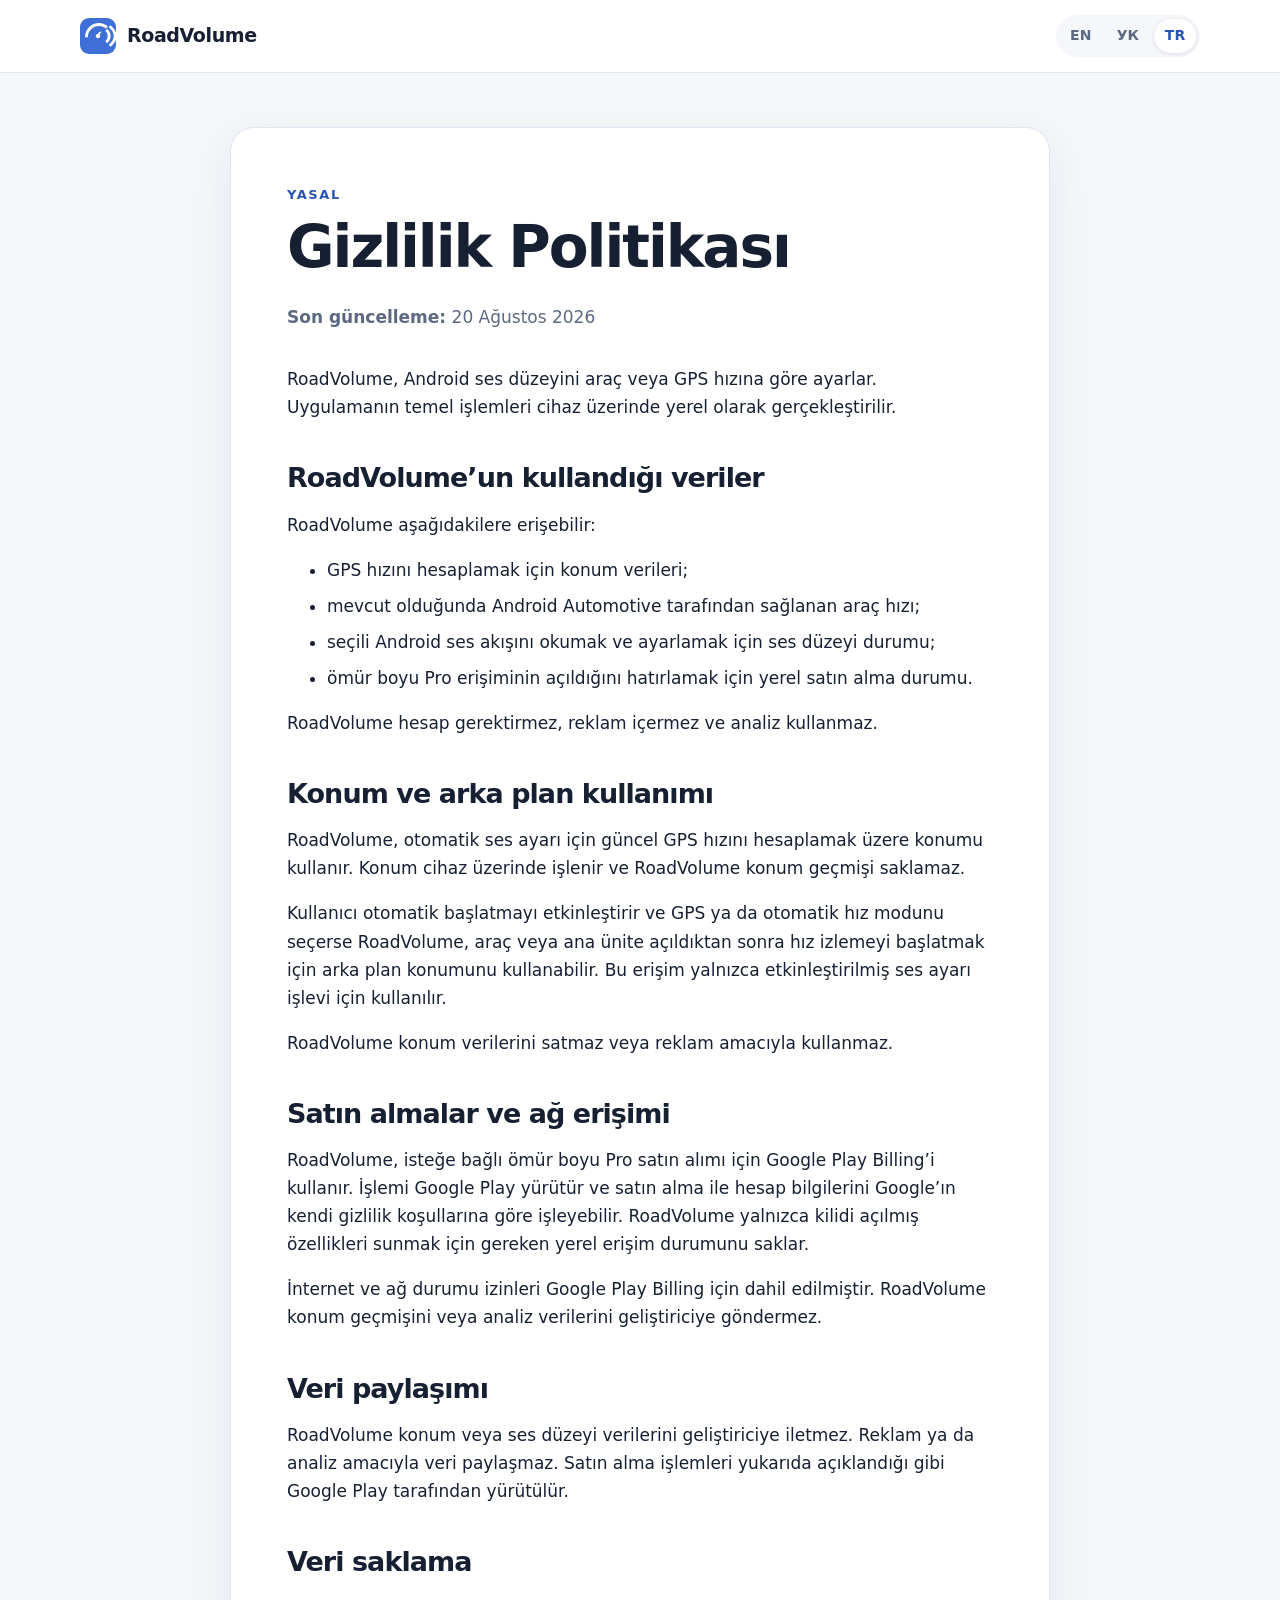
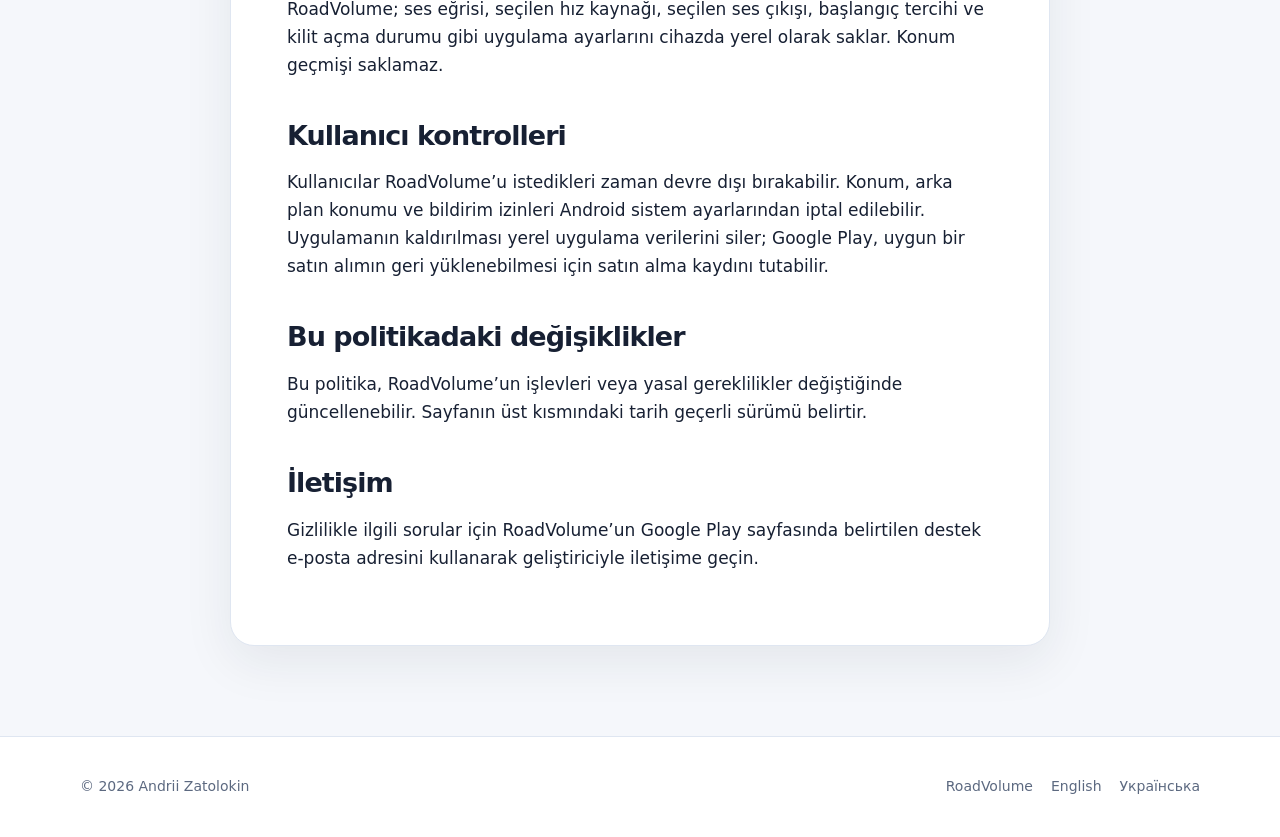
<file: roadvolume/tr/privacy-policy.html>
<!doctype html>
<html lang="tr">
<head>
    <meta charset="utf-8">
    <meta name="viewport" content="width=device-width, initial-scale=1">
    <meta name="description" content="RoadVolume gizlilik politikası.">
    <meta property="og:title" content="RoadVolume Gizlilik Politikası">
    <meta property="og:description" content="RoadVolume'un konum, ses durumu ve Google Play Billing'i nasıl kullandığı.">
    <meta property="og:image" content="https://andriizatolokin.github.io/app-privacy-policies/assets/roadvolume-social.png">
    <meta property="og:type" content="article">
    <meta name="twitter:card" content="summary_large_image">
    <meta name="twitter:image" content="https://andriizatolokin.github.io/app-privacy-policies/assets/roadvolume-social.png">
    <link rel="canonical" href="https://andriizatolokin.github.io/app-privacy-policies/roadvolume/tr/privacy-policy.html">
    <link rel="alternate" hreflang="en" href="https://andriizatolokin.github.io/app-privacy-policies/roadvolume/privacy-policy.html">
    <link rel="alternate" hreflang="uk" href="https://andriizatolokin.github.io/app-privacy-policies/roadvolume/uk/privacy-policy.html">
    <link rel="alternate" hreflang="tr" href="https://andriizatolokin.github.io/app-privacy-policies/roadvolume/tr/privacy-policy.html">
    <title>RoadVolume Gizlilik Politikası</title>
    <link rel="icon" href="../../assets/roadvolume-icon.svg" type="image/svg+xml">
    <link rel="stylesheet" href="../../assets/site.css">
</head>
<body class="policy-page">
<header class="site-header">
    <div class="shell header-inner">
        <a class="brand" href="./"><img src="../../assets/roadvolume-icon.svg" width="36" height="36" alt=""><span>RoadVolume</span></a>
        <nav class="language-nav" aria-label="Dil">
            <a href="../privacy-policy.html" lang="en">EN</a>
            <a href="../uk/privacy-policy.html" lang="uk">УК</a>
            <a href="privacy-policy.html" lang="tr" aria-current="page">TR</a>
        </nav>
    </div>
</header>
<main class="policy-main">
    <p class="eyebrow">Yasal</p>
    <h1>Gizlilik Politikası</h1>
    <p class="policy-meta"><strong>Son güncelleme:</strong> 20 Ağustos 2026</p>
    <p>RoadVolume, Android ses düzeyini araç veya GPS hızına göre ayarlar. Uygulamanın temel işlemleri cihaz üzerinde yerel olarak gerçekleştirilir.</p>

    <h2>RoadVolume’un kullandığı veriler</h2>
    <p>RoadVolume aşağıdakilere erişebilir:</p>
    <ul>
        <li>GPS hızını hesaplamak için konum verileri;</li>
        <li>mevcut olduğunda Android Automotive tarafından sağlanan araç hızı;</li>
        <li>seçili Android ses akışını okumak ve ayarlamak için ses düzeyi durumu;</li>
        <li>ömür boyu Pro erişiminin açıldığını hatırlamak için yerel satın alma durumu.</li>
    </ul>
    <p>RoadVolume hesap gerektirmez, reklam içermez ve analiz kullanmaz.</p>

    <h2>Konum ve arka plan kullanımı</h2>
    <p>RoadVolume, otomatik ses ayarı için güncel GPS hızını hesaplamak üzere konumu kullanır. Konum cihaz üzerinde işlenir ve RoadVolume konum geçmişi saklamaz.</p>
    <p>Kullanıcı otomatik başlatmayı etkinleştirir ve GPS ya da otomatik hız modunu seçerse RoadVolume, araç veya ana ünite açıldıktan sonra hız izlemeyi başlatmak için arka plan konumunu kullanabilir. Bu erişim yalnızca etkinleştirilmiş ses ayarı işlevi için kullanılır.</p>
    <p>RoadVolume konum verilerini satmaz veya reklam amacıyla kullanmaz.</p>

    <h2>Satın almalar ve ağ erişimi</h2>
    <p>RoadVolume, isteğe bağlı ömür boyu Pro satın alımı için Google Play Billing’i kullanır. İşlemi Google Play yürütür ve satın alma ile hesap bilgilerini Google’ın kendi gizlilik koşullarına göre işleyebilir. RoadVolume yalnızca kilidi açılmış özellikleri sunmak için gereken yerel erişim durumunu saklar.</p>
    <p>İnternet ve ağ durumu izinleri Google Play Billing için dahil edilmiştir. RoadVolume konum geçmişini veya analiz verilerini geliştiriciye göndermez.</p>

    <h2>Veri paylaşımı</h2>
    <p>RoadVolume konum veya ses düzeyi verilerini geliştiriciye iletmez. Reklam ya da analiz amacıyla veri paylaşmaz. Satın alma işlemleri yukarıda açıklandığı gibi Google Play tarafından yürütülür.</p>

    <h2>Veri saklama</h2>
    <p>RoadVolume; ses eğrisi, seçilen hız kaynağı, seçilen ses çıkışı, başlangıç tercihi ve kilit açma durumu gibi uygulama ayarlarını cihazda yerel olarak saklar. Konum geçmişi saklamaz.</p>

    <h2>Kullanıcı kontrolleri</h2>
    <p>Kullanıcılar RoadVolume’u istedikleri zaman devre dışı bırakabilir. Konum, arka plan konumu ve bildirim izinleri Android sistem ayarlarından iptal edilebilir. Uygulamanın kaldırılması yerel uygulama verilerini siler; Google Play, uygun bir satın alımın geri yüklenebilmesi için satın alma kaydını tutabilir.</p>

    <h2>Bu politikadaki değişiklikler</h2>
    <p>Bu politika, RoadVolume’un işlevleri veya yasal gereklilikler değiştiğinde güncellenebilir. Sayfanın üst kısmındaki tarih geçerli sürümü belirtir.</p>

    <h2>İletişim</h2>
    <p>Gizlilikle ilgili sorular için RoadVolume’un Google Play sayfasında belirtilen destek e-posta adresini kullanarak geliştiriciyle iletişime geçin.</p>
</main>
<footer class="site-footer"><div class="shell footer-inner"><span>© 2026 Andrii Zatolokin</span><div class="footer-links"><a href="./">RoadVolume</a><a href="../privacy-policy.html" lang="en">English</a><a href="../uk/privacy-policy.html" lang="uk">Українська</a></div></div></footer>
</body>
</html>
</file>
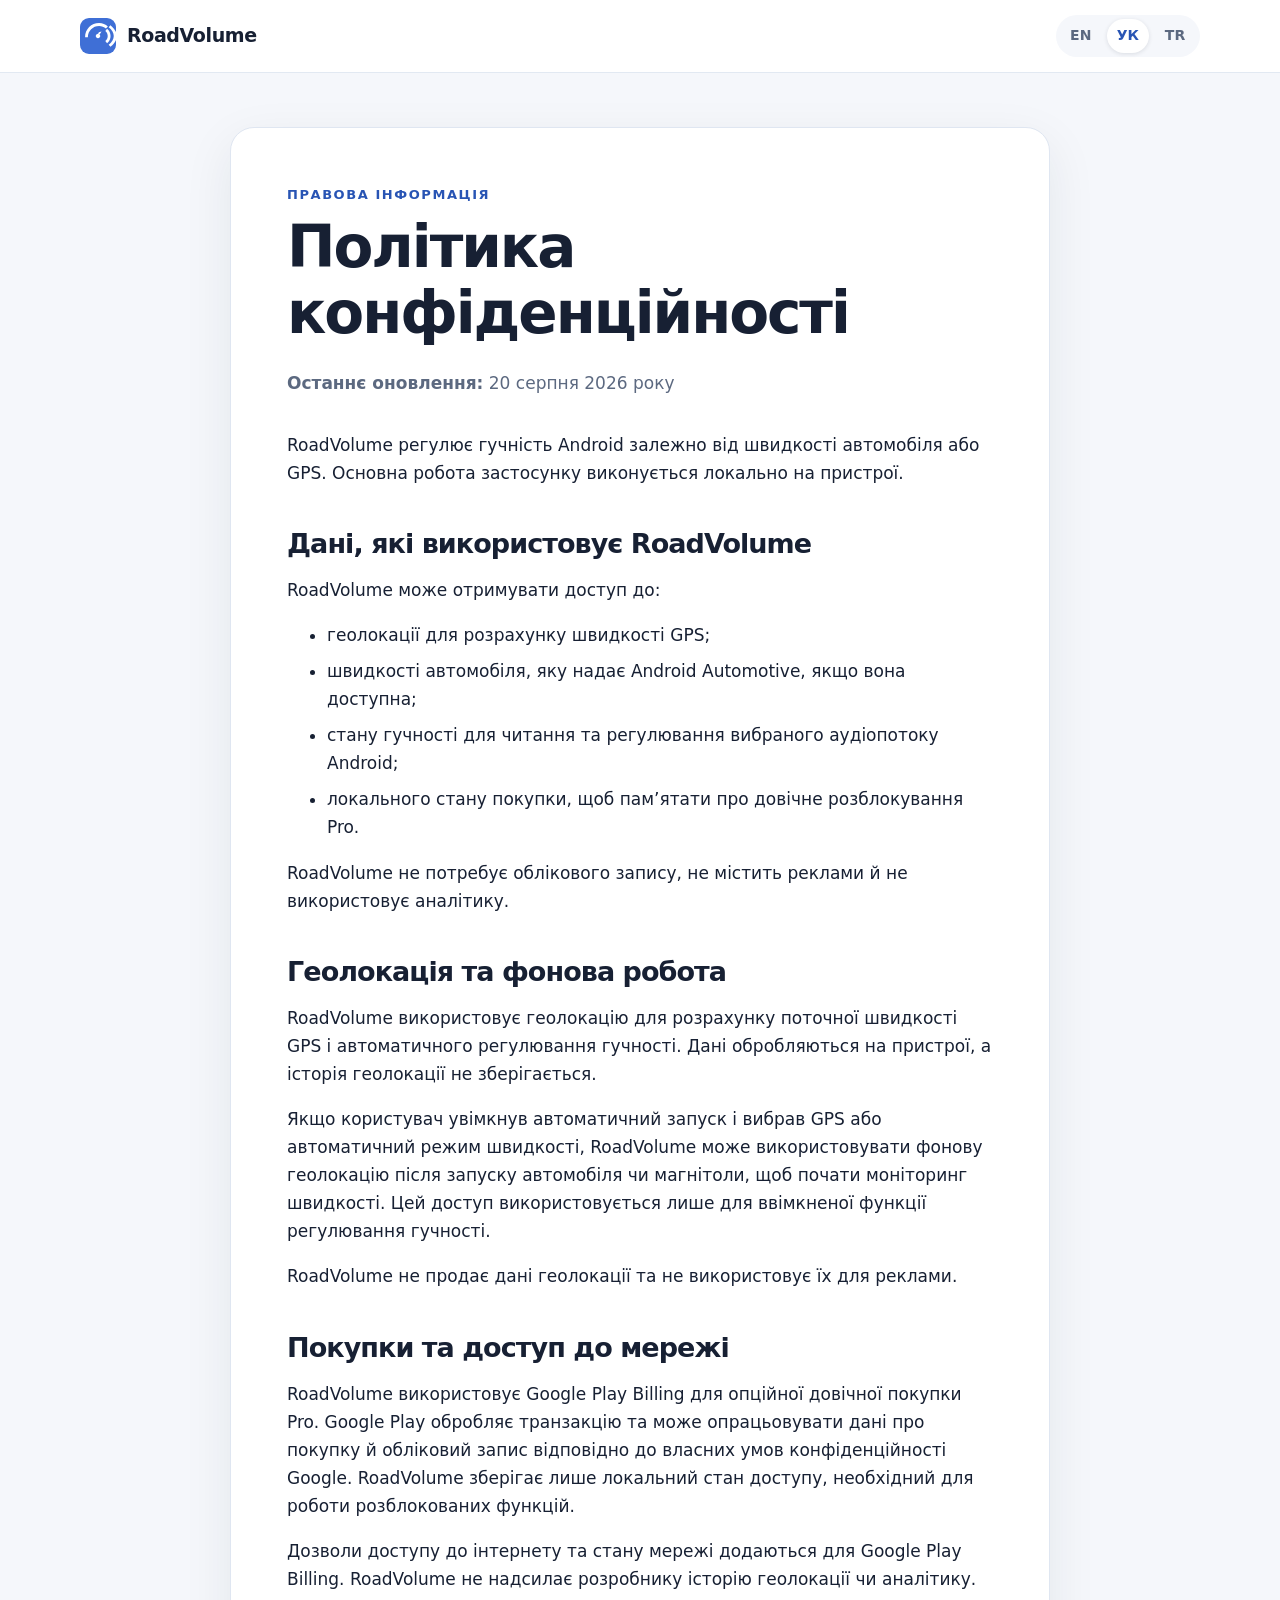
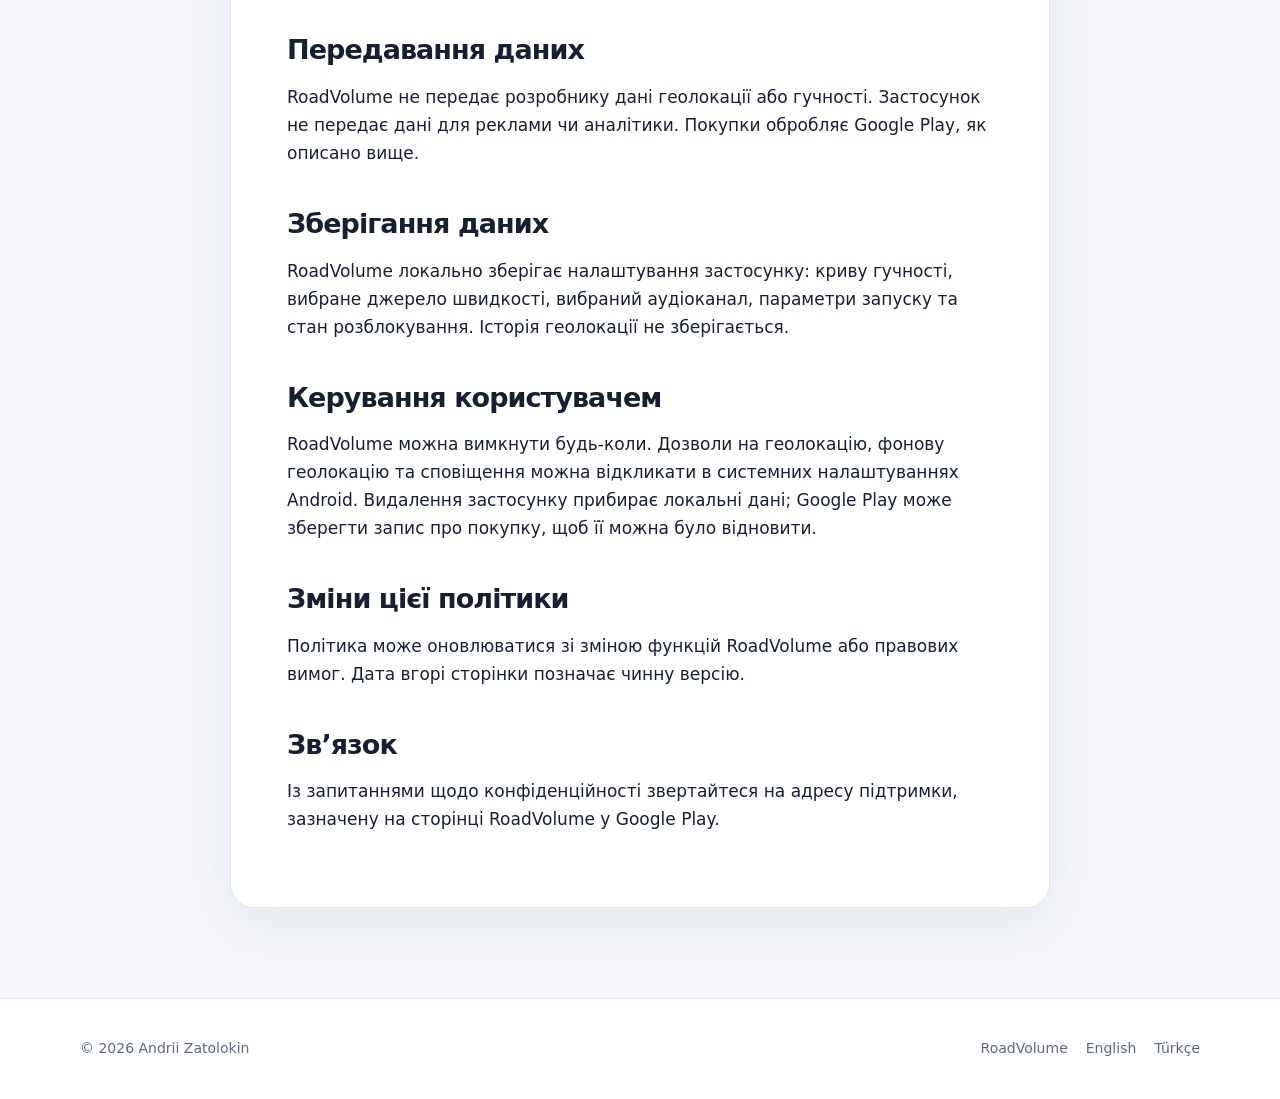
<file: roadvolume/uk/privacy-policy.html>
<!doctype html>
<html lang="uk">
<head>
    <meta charset="utf-8">
    <meta name="viewport" content="width=device-width, initial-scale=1">
    <meta name="description" content="Політика конфіденційності RoadVolume.">
    <meta property="og:title" content="Політика конфіденційності RoadVolume">
    <meta property="og:description" content="Як RoadVolume використовує геолокацію, стан гучності та Google Play Billing.">
    <meta property="og:image" content="https://andriizatolokin.github.io/app-privacy-policies/assets/roadvolume-social.png">
    <meta property="og:type" content="article">
    <meta name="twitter:card" content="summary_large_image">
    <meta name="twitter:image" content="https://andriizatolokin.github.io/app-privacy-policies/assets/roadvolume-social.png">
    <link rel="canonical" href="https://andriizatolokin.github.io/app-privacy-policies/roadvolume/uk/privacy-policy.html">
    <link rel="alternate" hreflang="en" href="https://andriizatolokin.github.io/app-privacy-policies/roadvolume/privacy-policy.html">
    <link rel="alternate" hreflang="uk" href="https://andriizatolokin.github.io/app-privacy-policies/roadvolume/uk/privacy-policy.html">
    <link rel="alternate" hreflang="tr" href="https://andriizatolokin.github.io/app-privacy-policies/roadvolume/tr/privacy-policy.html">
    <title>Політика конфіденційності RoadVolume</title>
    <link rel="icon" href="../../assets/roadvolume-icon.svg" type="image/svg+xml">
    <link rel="stylesheet" href="../../assets/site.css">
</head>
<body class="policy-page">
<header class="site-header">
    <div class="shell header-inner">
        <a class="brand" href="./"><img src="../../assets/roadvolume-icon.svg" width="36" height="36" alt=""><span>RoadVolume</span></a>
        <nav class="language-nav" aria-label="Мова">
            <a href="../privacy-policy.html" lang="en">EN</a>
            <a href="privacy-policy.html" lang="uk" aria-current="page">УК</a>
            <a href="../tr/privacy-policy.html" lang="tr">TR</a>
        </nav>
    </div>
</header>
<main class="policy-main">
    <p class="eyebrow">Правова інформація</p>
    <h1>Політика конфіденційності</h1>
    <p class="policy-meta"><strong>Останнє оновлення:</strong> 20 серпня 2026 року</p>
    <p>RoadVolume регулює гучність Android залежно від швидкості автомобіля або GPS. Основна робота застосунку виконується локально на пристрої.</p>

    <h2>Дані, які використовує RoadVolume</h2>
    <p>RoadVolume може отримувати доступ до:</p>
    <ul>
        <li>геолокації для розрахунку швидкості GPS;</li>
        <li>швидкості автомобіля, яку надає Android Automotive, якщо вона доступна;</li>
        <li>стану гучності для читання та регулювання вибраного аудіопотоку Android;</li>
        <li>локального стану покупки, щоб пам’ятати про довічне розблокування Pro.</li>
    </ul>
    <p>RoadVolume не потребує облікового запису, не містить реклами й не використовує аналітику.</p>

    <h2>Геолокація та фонова робота</h2>
    <p>RoadVolume використовує геолокацію для розрахунку поточної швидкості GPS і автоматичного регулювання гучності. Дані обробляються на пристрої, а історія геолокації не зберігається.</p>
    <p>Якщо користувач увімкнув автоматичний запуск і вибрав GPS або автоматичний режим швидкості, RoadVolume може використовувати фонову геолокацію після запуску автомобіля чи магнітоли, щоб почати моніторинг швидкості. Цей доступ використовується лише для ввімкненої функції регулювання гучності.</p>
    <p>RoadVolume не продає дані геолокації та не використовує їх для реклами.</p>

    <h2>Покупки та доступ до мережі</h2>
    <p>RoadVolume використовує Google Play Billing для опційної довічної покупки Pro. Google Play обробляє транзакцію та може опрацьовувати дані про покупку й обліковий запис відповідно до власних умов конфіденційності Google. RoadVolume зберігає лише локальний стан доступу, необхідний для роботи розблокованих функцій.</p>
    <p>Дозволи доступу до інтернету та стану мережі додаються для Google Play Billing. RoadVolume не надсилає розробнику історію геолокації чи аналітику.</p>

    <h2>Передавання даних</h2>
    <p>RoadVolume не передає розробнику дані геолокації або гучності. Застосунок не передає дані для реклами чи аналітики. Покупки обробляє Google Play, як описано вище.</p>

    <h2>Зберігання даних</h2>
    <p>RoadVolume локально зберігає налаштування застосунку: криву гучності, вибране джерело швидкості, вибраний аудіоканал, параметри запуску та стан розблокування. Історія геолокації не зберігається.</p>

    <h2>Керування користувачем</h2>
    <p>RoadVolume можна вимкнути будь-коли. Дозволи на геолокацію, фонову геолокацію та сповіщення можна відкликати в системних налаштуваннях Android. Видалення застосунку прибирає локальні дані; Google Play може зберегти запис про покупку, щоб її можна було відновити.</p>

    <h2>Зміни цієї політики</h2>
    <p>Політика може оновлюватися зі зміною функцій RoadVolume або правових вимог. Дата вгорі сторінки позначає чинну версію.</p>

    <h2>Зв’язок</h2>
    <p>Із запитаннями щодо конфіденційності звертайтеся на адресу підтримки, зазначену на сторінці RoadVolume у Google Play.</p>
</main>
<footer class="site-footer"><div class="shell footer-inner"><span>© 2026 Andrii Zatolokin</span><div class="footer-links"><a href="./">RoadVolume</a><a href="../privacy-policy.html" lang="en">English</a><a href="../tr/privacy-policy.html" lang="tr">Türkçe</a></div></div></footer>
</body>
</html>
</file>
<file: assets/site.css>
:root {
    color-scheme: light;
    --ink: #172033;
    --muted: #5c6980;
    --blue: #3f6fd6;
    --blue-dark: #2854b4;
    --blue-soft: #eaf0ff;
    --line: #dfe6f1;
    --surface: #fff;
    --surface-alt: #f5f7fb;
    --success: #17795b;
    --warning-bg: #fff8e8;
    --warning-line: #f0d38b;
    --shadow: 0 22px 60px rgba(23, 32, 51, .12);
}

* { box-sizing: border-box; }
html { scroll-behavior: smooth; }
body {
    margin: 0;
    color: var(--ink);
    background: var(--surface);
    font: 17px/1.65 Inter, ui-sans-serif, system-ui, -apple-system, BlinkMacSystemFont, "Segoe UI", sans-serif;
    -webkit-font-smoothing: antialiased;
}
a { color: var(--blue-dark); }
a:hover { color: var(--blue); }
img { max-width: 100%; }
.shell { width: min(1120px, calc(100% - 40px)); margin-inline: auto; }
.sr-only { position: absolute; width: 1px; height: 1px; padding: 0; margin: -1px; overflow: hidden; clip: rect(0, 0, 0, 0); white-space: nowrap; border: 0; }

.site-header { position: sticky; z-index: 20; top: 0; border-bottom: 1px solid rgba(223, 230, 241, .88); background: rgba(255, 255, 255, .92); backdrop-filter: blur(16px); }
.header-inner { min-height: 72px; display: flex; align-items: center; justify-content: space-between; gap: 24px; }
.brand { display: inline-flex; align-items: center; gap: 11px; color: var(--ink); font-size: 19px; font-weight: 750; text-decoration: none; letter-spacing: -.02em; }
.brand:hover { color: var(--ink); }
.brand img { border-radius: 9px; }
.language-links, .hero-actions { display: flex; align-items: center; flex-wrap: wrap; gap: 10px; }
.language-nav { display: flex; align-items: center; gap: 5px; padding: 4px; border-radius: 999px; background: var(--surface-alt); }
.language-nav a { min-width: 42px; padding: 5px 10px; border-radius: 999px; color: var(--muted); font-size: 14px; font-weight: 700; text-align: center; text-decoration: none; }
.language-nav a:hover, .language-nav a[aria-current="page"] { color: var(--blue-dark); background: var(--surface); box-shadow: 0 1px 4px rgba(23, 32, 51, .12); }

.button { display: inline-flex; min-height: 46px; align-items: center; justify-content: center; padding: 10px 18px; border: 1px solid transparent; border-radius: 12px; font-weight: 750; text-decoration: none; transition: transform 160ms ease, background 160ms ease, border-color 160ms ease; }
.button:hover { transform: translateY(-1px); }
.button-primary { color: #fff; background: var(--blue); }
.button-primary:hover { color: #fff; background: var(--blue-dark); }
.button-secondary { color: var(--ink); border-color: var(--line); background: var(--surface); }
.button-secondary:hover { color: var(--blue-dark); border-color: #b9c9eb; background: var(--blue-soft); }

.eyebrow { margin: 0 0 10px; color: var(--blue-dark); font-size: 13px; font-weight: 800; letter-spacing: .12em; text-transform: uppercase; }
h1, h2, h3 { margin-top: 0; line-height: 1.13; letter-spacing: -.035em; }
h1 { max-width: 820px; margin-bottom: 22px; font-size: clamp(44px, 7vw, 76px); }
h2 { margin-bottom: 16px; font-size: clamp(30px, 4vw, 46px); }
h3 { margin-bottom: 9px; font-size: 21px; }
.lead { max-width: 720px; margin: 0; color: var(--muted); font-size: clamp(19px, 2.4vw, 23px); }

.directory-page { min-height: 100vh; background: radial-gradient(circle at 85% 16%, rgba(63, 111, 214, .15), transparent 30%), var(--surface-alt); }
.directory-hero { padding-block: 96px 54px; }
.directory-hero h1 { margin-bottom: 14px; }
.app-directory { padding-bottom: 110px; }
.app-card { display: grid; grid-template-columns: auto 1fr; gap: 28px; align-items: center; padding: 32px; border: 1px solid var(--line); border-radius: 24px; background: var(--surface); box-shadow: var(--shadow); }
.app-card-icon img { display: block; border-radius: 19px; box-shadow: 0 12px 30px rgba(63, 111, 214, .25); }
.app-card h2 { margin-bottom: 8px; font-size: 34px; }
.app-card p:not(.eyebrow) { max-width: 650px; margin: 0 0 22px; color: var(--muted); }

.hero { overflow: hidden; background: radial-gradient(circle at 80% 30%, rgba(63, 111, 214, .2), transparent 31%), linear-gradient(180deg, #fff 0%, #f5f8ff 100%); }
.hero-inner { display: grid; min-height: 680px; grid-template-columns: minmax(0, 1.08fr) minmax(320px, .92fr); gap: 56px; align-items: center; padding-block: 82px 92px; }
.hero-copy h1 { font-size: clamp(48px, 7vw, 82px); }
.hero-copy .lead { margin-bottom: 30px; }
.hero-note { margin: 18px 0 0; color: var(--muted); font-size: 14px; }
.app-preview { position: relative; min-height: 460px; display: grid; place-items: center; }
.app-preview::before { position: absolute; width: 420px; height: 420px; border-radius: 50%; background: linear-gradient(145deg, rgba(63, 111, 214, .21), rgba(255, 255, 255, 0)); content: ""; }
.dashboard-card { position: relative; width: min(390px, 100%); padding: 26px; border: 1px solid rgba(255, 255, 255, .75); border-radius: 30px; color: #fff; background: linear-gradient(155deg, #172033 0%, #263b6b 100%); box-shadow: 0 34px 80px rgba(24, 39, 76, .28); transform: rotate(2deg); }
.dashboard-top { display: flex; align-items: center; justify-content: space-between; margin-bottom: 32px; }
.dashboard-brand { display: flex; align-items: center; gap: 10px; font-weight: 800; }
.dashboard-brand img { border-radius: 10px; }
.status-pill { padding: 5px 10px; border-radius: 999px; color: #baf5df; background: rgba(42, 198, 143, .14); font-size: 12px; font-weight: 800; }
.speed-reading { display: flex; align-items: end; gap: 10px; margin-bottom: 28px; }
.speed-number { font-size: 88px; font-weight: 760; line-height: .85; letter-spacing: -.07em; }
.speed-unit { padding-bottom: 7px; color: #b9c8e7; font-size: 16px; }
.volume-panel { padding: 18px; border: 1px solid rgba(255, 255, 255, .1); border-radius: 18px; background: rgba(255, 255, 255, .07); }
.volume-row { display: flex; justify-content: space-between; gap: 16px; color: #d8e2f6; font-size: 14px; }
.volume-row strong { color: #fff; font-size: 16px; }
.volume-bars { display: grid; grid-template-columns: repeat(12, 1fr); gap: 5px; margin-top: 15px; }
.volume-bars span { height: 8px; border-radius: 999px; background: rgba(255, 255, 255, .16); }
.volume-bars span:nth-child(-n+8) { background: #8dafed; }

.trust-strip { border-block: 1px solid var(--line); background: var(--surface); }
.trust-grid { display: grid; grid-template-columns: repeat(3, 1fr); }
.trust-item { padding: 26px 20px; text-align: center; }
.trust-item + .trust-item { border-left: 1px solid var(--line); }
.trust-item strong { display: block; color: var(--ink); font-size: 17px; }
.trust-item span { color: var(--muted); font-size: 14px; }

.section { padding-block: 104px; }
.section-alt { background: var(--surface-alt); }
.section-heading { max-width: 760px; margin-bottom: 46px; }
.section-heading p:last-child { margin: 0; color: var(--muted); font-size: 19px; }
.steps-grid, .feature-grid { display: grid; grid-template-columns: repeat(3, 1fr); gap: 18px; }
.step-card, .feature-card { padding: 28px; border: 1px solid var(--line); border-radius: 20px; background: var(--surface); }
.step-number { width: 36px; height: 36px; display: grid; place-items: center; margin-bottom: 28px; border-radius: 10px; color: #fff; background: var(--blue); font-size: 14px; font-weight: 850; }
.step-card p, .feature-card p { margin: 0; color: var(--muted); }
.feature-card { min-height: 210px; }
.feature-label { display: inline-block; margin-bottom: 36px; color: var(--blue-dark); font-size: 13px; font-weight: 800; letter-spacing: .09em; text-transform: uppercase; }

.compatibility-box { display: grid; grid-template-columns: minmax(0, 1fr) auto; gap: 40px; align-items: center; padding: 38px; border: 1px solid var(--warning-line); border-radius: 24px; background: var(--warning-bg); }
.compatibility-box h2 { margin-bottom: 12px; font-size: clamp(28px, 4vw, 42px); }
.compatibility-box p { max-width: 750px; margin: 0; color: #66562d; }
.compatibility-mark { width: 84px; height: 84px; display: grid; place-items: center; border: 1px solid #e7c66e; border-radius: 24px; color: #7a611f; background: #fffdf6; font-size: 34px; font-weight: 850; }

.plan-grid { display: grid; grid-template-columns: repeat(2, minmax(0, 1fr)); gap: 20px; }
.plan-card { padding: 34px; border: 1px solid var(--line); border-radius: 24px; background: var(--surface); }
.plan-card-featured { color: #fff; border-color: transparent; background: linear-gradient(145deg, #315fc4, #1d397b); }
.plan-card p { color: var(--muted); }
.plan-card-featured p { color: #d8e3fc; }
.plan-card ul { padding: 0; margin: 24px 0 0; list-style: none; }
.plan-card li { position: relative; padding-left: 28px; margin-top: 12px; }
.plan-card li::before { position: absolute; left: 0; color: var(--success); content: "✓"; font-weight: 900; }
.plan-card-featured li::before { color: #9cf0d0; }

.faq-list { max-width: 860px; }
.faq-list details { border-top: 1px solid var(--line); }
.faq-list details:last-child { border-bottom: 1px solid var(--line); }
.faq-list summary { padding: 24px 4px; cursor: pointer; font-weight: 750; }
.faq-list details p { margin: -8px 0 24px; padding-right: 30px; color: var(--muted); }

.policy-page { background: var(--surface-alt); }
.policy-main { width: min(820px, calc(100% - 40px)); margin: 54px auto 90px; padding: 56px; border: 1px solid var(--line); border-radius: 24px; background: var(--surface); box-shadow: 0 16px 50px rgba(23, 32, 51, .08); }
.policy-main h1 { font-size: clamp(38px, 6vw, 58px); }
.policy-main h2 { margin-top: 42px; font-size: 27px; }
.policy-meta { margin-bottom: 34px; color: var(--muted); }
.policy-main li + li { margin-top: 8px; }

.site-footer { border-top: 1px solid var(--line); background: var(--surface); }
.footer-inner { min-height: 100px; display: flex; align-items: center; justify-content: space-between; gap: 24px; color: var(--muted); font-size: 14px; }
.footer-links { display: flex; align-items: center; flex-wrap: wrap; justify-content: flex-end; gap: 18px; }
.footer-links a { color: var(--muted); text-decoration: none; }
.footer-links a:hover { color: var(--blue-dark); }

@media (max-width: 820px) {
    .hero-inner { min-height: auto; grid-template-columns: 1fr; gap: 26px; padding-block: 72px; }
    .app-preview { min-height: 410px; }
    .steps-grid, .feature-grid { grid-template-columns: 1fr; }
    .feature-card { min-height: auto; }
    .compatibility-box { grid-template-columns: 1fr; }
    .compatibility-mark { grid-row: 1; }
}

@media (max-width: 640px) {
    body { font-size: 16px; }
    .shell { width: min(100% - 28px, 1120px); }
    .site-header { position: static; }
    .header-inner { min-height: 66px; }
    .language-nav a { min-width: 36px; padding-inline: 7px; }
    .directory-hero { padding-block: 70px 38px; }
    .app-card { grid-template-columns: 1fr; padding: 24px; }
    .hero-copy h1 { font-size: clamp(44px, 14vw, 64px); }
    .hero-inner { padding-block: 58px 64px; }
    .app-preview { min-height: 350px; }
    .app-preview::before { width: 330px; height: 330px; }
    .dashboard-card { padding: 22px; transform: none; }
    .speed-number { font-size: 74px; }
    .trust-grid { grid-template-columns: 1fr; }
    .trust-item + .trust-item { border-top: 1px solid var(--line); border-left: 0; }
    .section { padding-block: 76px; }
    .plan-grid { grid-template-columns: 1fr; }
    .compatibility-box, .plan-card { padding: 26px; }
    .policy-main { width: min(100% - 24px, 820px); margin-block: 22px 60px; padding: 28px 22px; border-radius: 18px; }
    .footer-inner { padding-block: 28px; flex-direction: column; align-items: flex-start; }
    .footer-links { justify-content: flex-start; }
}

@media (prefers-reduced-motion: reduce) {
    html { scroll-behavior: auto; }
    .button { transition: none; }
}

.app-directory .app-card + .app-card { margin-top: 24px; }
.relayinbox-page .policy-main { overflow-wrap: anywhere; }
.relayinbox-page .policy-main h1 { font-size: clamp(30px, 6vw, 52px); }
</file>
